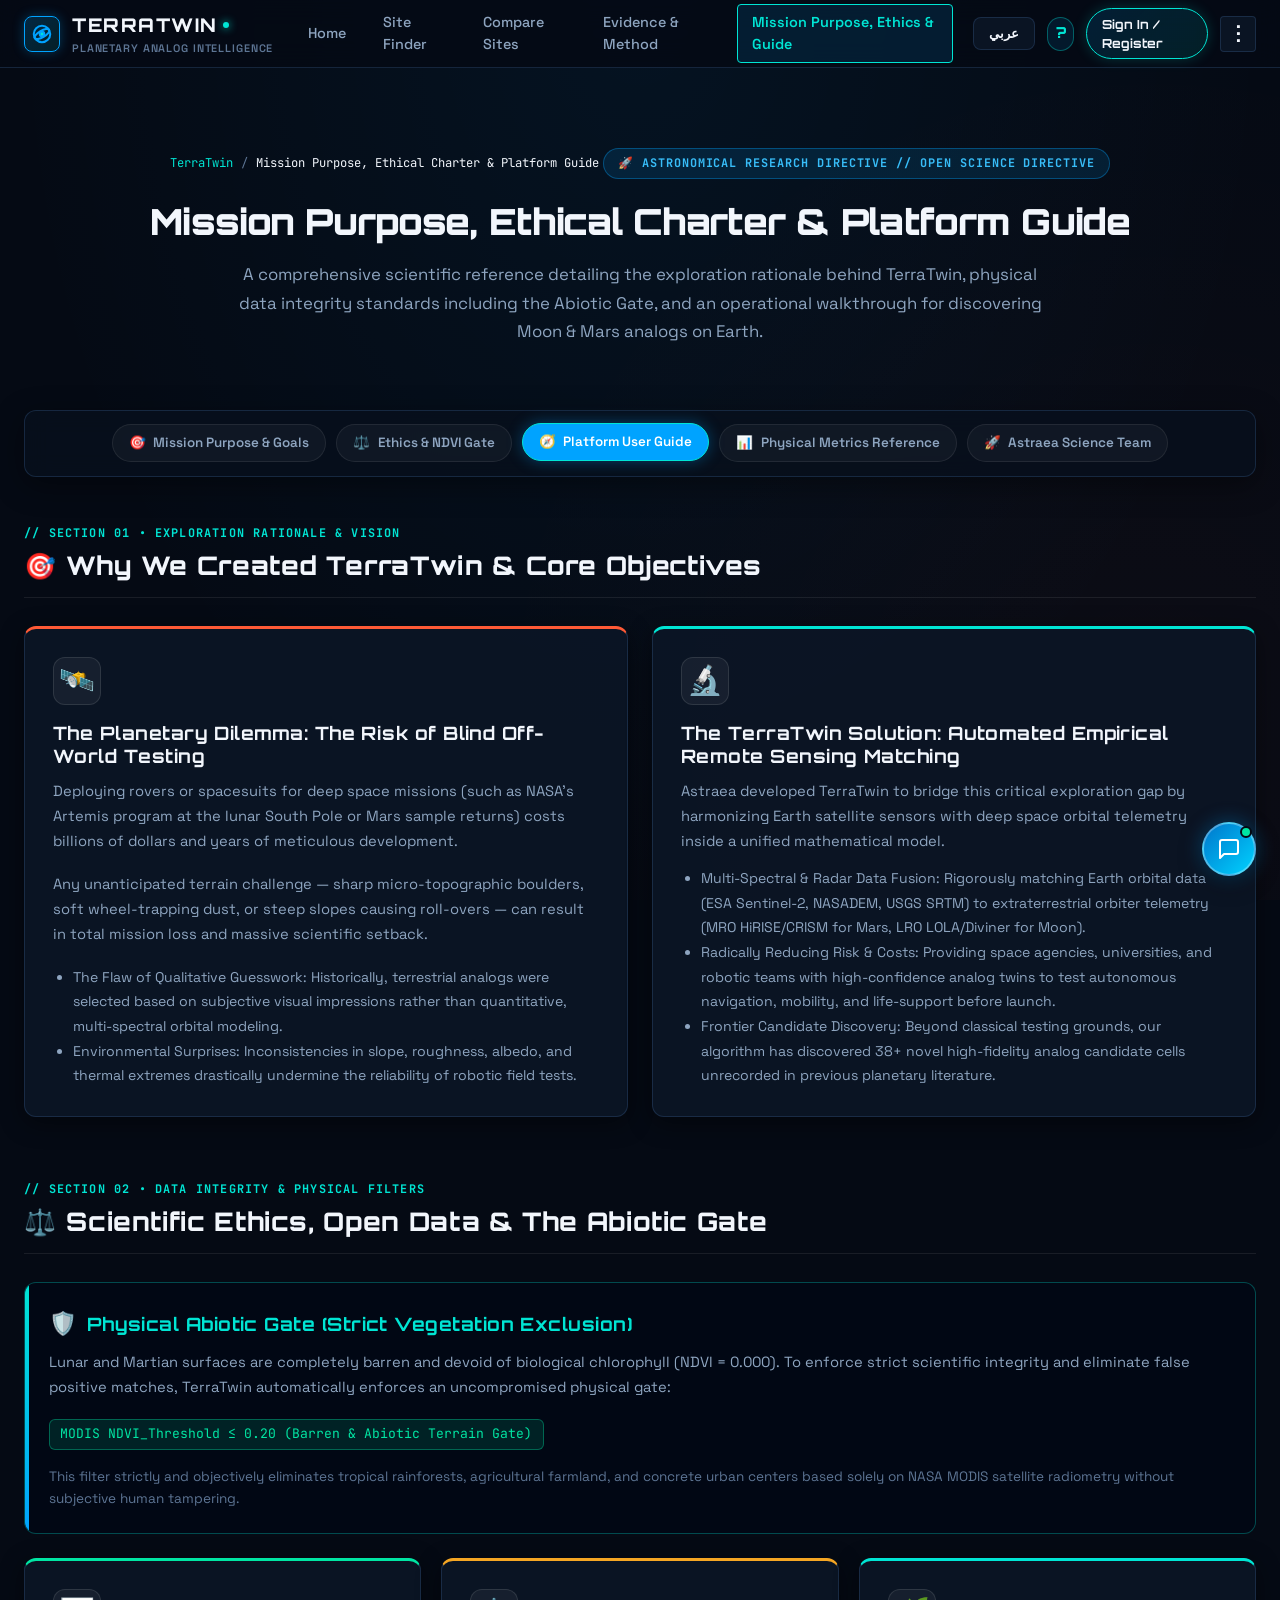
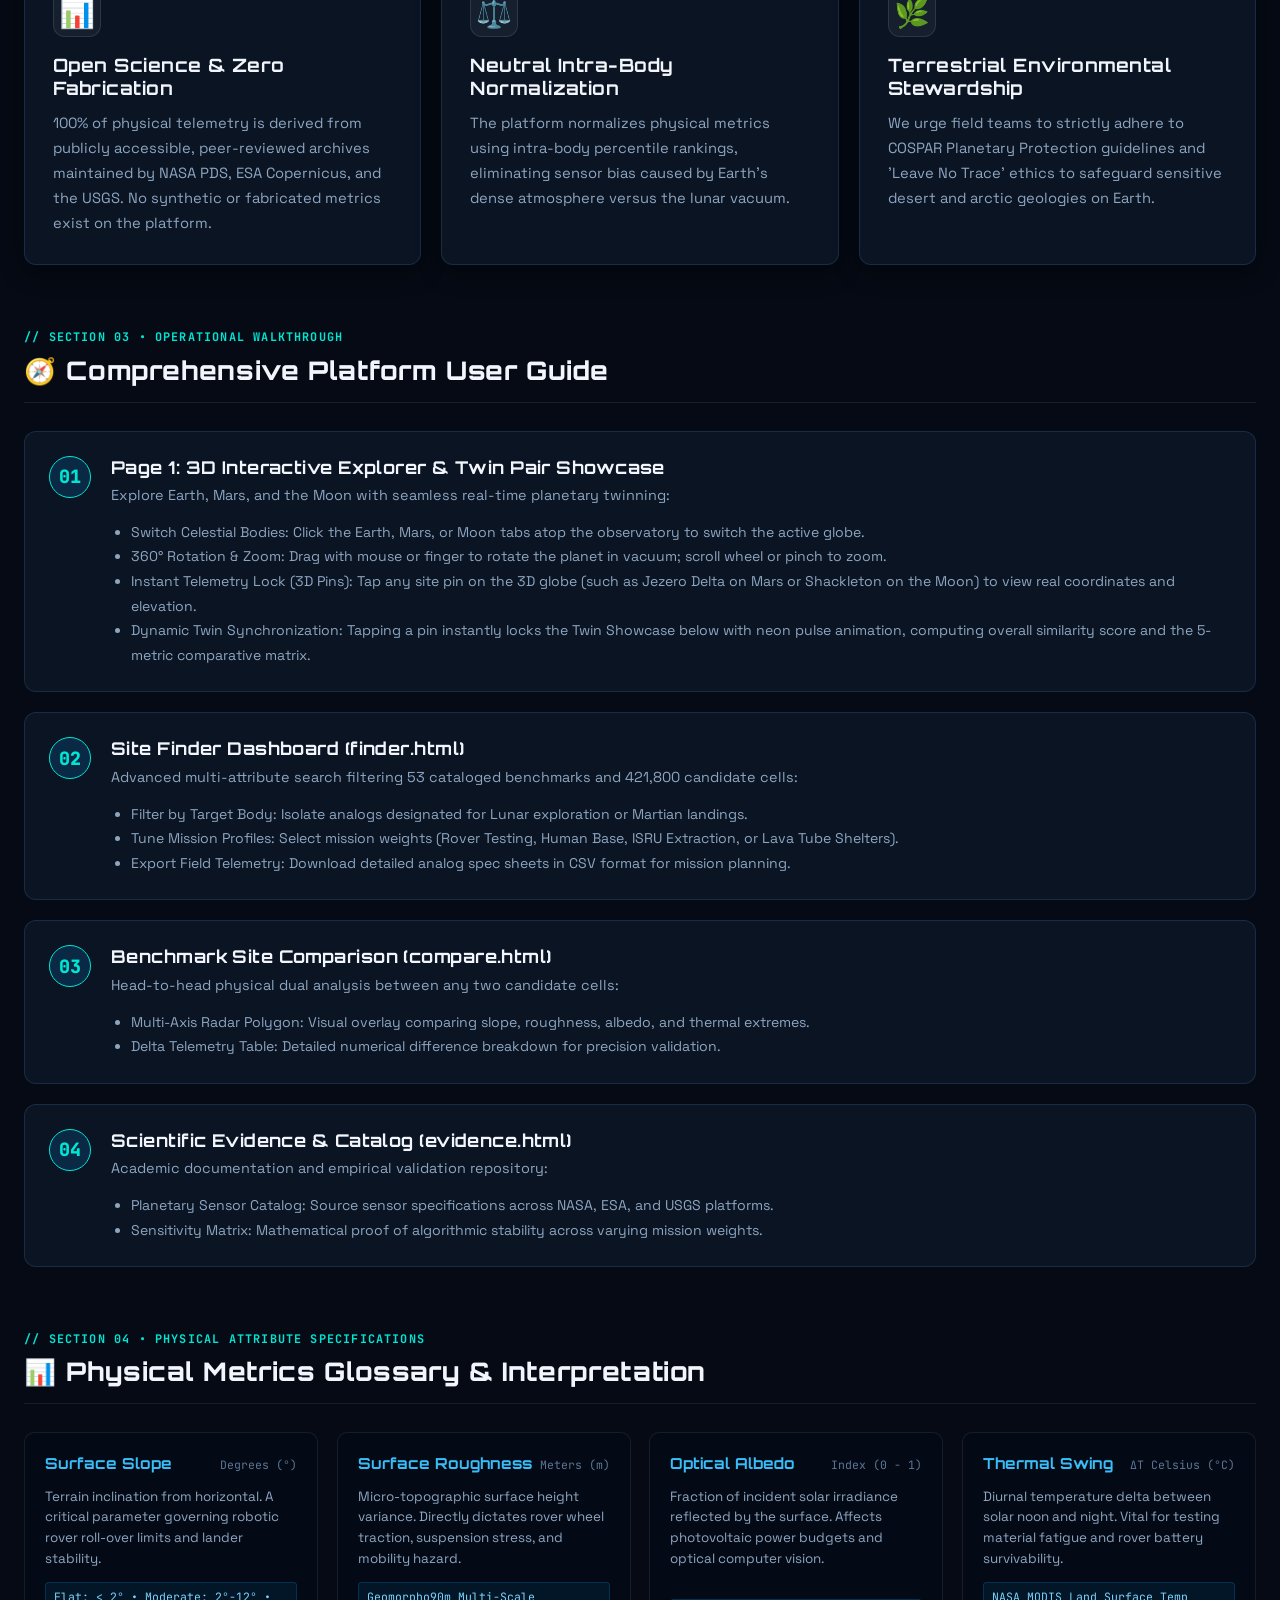
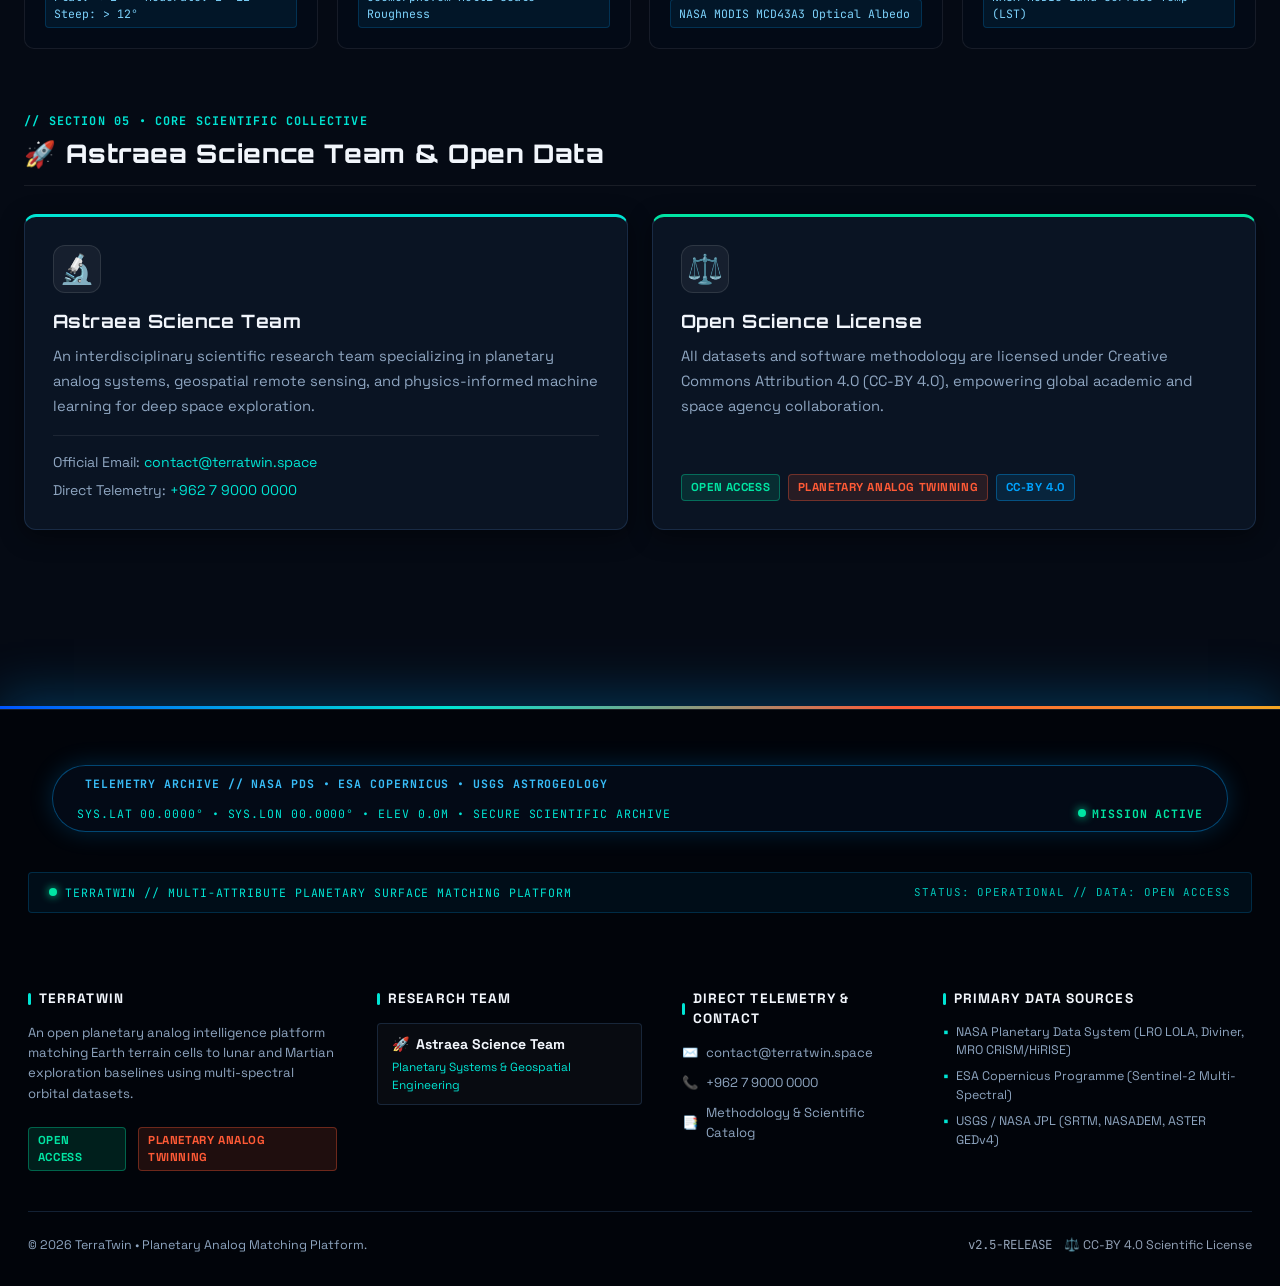
<file: guide.html>
<!DOCTYPE html>
<html lang="en" dir="ltr">
<head>
  <meta charset="UTF-8">
  <meta name="viewport" content="width=device-width, initial-scale=1.0">
  <title>TerraTwin — Mission Purpose, Ethics & Platform Guide</title>
  <meta name="description" content="Mission purpose, scientific ethics charter, abiotic gate framework, and comprehensive user guide for TerraTwin.">
  
  <!-- Space Agency & High-Tech Typography (Orbitron, Space Grotesk, Alexandria, Cairo, Inter) -->
  <link rel="preconnect" href="https://fonts.googleapis.com">
  <link rel="preconnect" href="https://fonts.gstatic.com" crossorigin>
  <link href="https://fonts.googleapis.com/css2?family=Alexandria:wght@400;500;600;700;800;900&family=Cairo:wght@400;600;700;800;900&family=Inter:wght@400;500;600;700&family=JetBrains+Mono:wght@400;500;600;700&family=Orbitron:wght@500;600;700;800;900&family=Space+Grotesk:wght@400;500;600;700&display=swap" rel="stylesheet">
  
  <!-- Stylesheets -->
  <link rel="stylesheet" href="css/main.css">
  <link rel="stylesheet" href="css/guide.css">
</head>
<body>

  <!-- ==========================================================================
       PERSISTENT NAVIGATION HEADER
       ========================================================================== -->
  <header class="site-header">
    <div class="header-container">
      
      <!-- Brand Logo -->
      <a href="index.html" class="brand-link" title="TerraTwin Home">
        <div class="brand-logo-mark">
          <svg width="22" height="22" viewBox="0 0 24 24" fill="none" stroke="#00a3ff" stroke-width="2.2" stroke-linecap="round" stroke-linejoin="round">
            <circle cx="12" cy="12" r="9"></circle>
            <ellipse cx="12" cy="12" rx="9" ry="3.5" transform="rotate(-30 12 12)"></ellipse>
            <circle cx="12" cy="12" r="2.5" fill="#00e5d4"></circle>
          </svg>
        </div>
        <div class="brand-text-group">
          <span class="brand-title">TerraTwin<span class="brand-dot"></span></span>
          <span class="brand-subtitle" data-i18n="nav.brand_subtitle">Planetary Analog Intelligence</span>
        </div>
      </a>

      <!-- Page Links -->
      <nav class="main-nav" aria-label="Main Navigation">
        <a href="index.html" class="nav-link" data-page="home" data-i18n="nav.home">Home</a>
        <a href="finder.html" class="nav-link" data-page="finder" data-i18n="nav.finder">Site Finder</a>
        <a href="compare.html" class="nav-link" data-page="compare" data-i18n="nav.compare">Compare Sites</a>
        <a href="evidence.html" class="nav-link" data-page="evidence" data-i18n="nav.evidence">Evidence & Method</a>
        <a href="guide.html" class="nav-link active" data-page="guide" style="color:var(--accent-cyan); border-color:var(--accent-cyan);" data-i18n="nav.kebab_ethics">📜 Guide & Ethics</a>
      </nav>

      <!-- Header Controls: Lang, Profile, 3-Dots Menu -->
      <div class="header-actions" id="headerControlsSpotlight">
        
        <!-- Language Switcher [ EN | AR ] -->
        <button class="btn-control lang-toggle-btn" id="langToggleBtn" title="Switch Language">
          عربي
        </button>

        <!-- Mission Guide Quick Button ("?") -->
        <a href="guide.html" class="btn-control tour-help-btn active" id="navGuideBtn" title="Platform Guide & Ethics / دليل وميثاق المنصة" aria-label="Platform Guide">?</a>

        <!-- User Profile Badge & Dropdown -->
        <div class="user-profile-container">
          <!-- Guest Sign In / Register Button (Visible when not logged in) -->
          <a href="login.html" class="nav-auth-login-btn" id="navAuthLoginBtn">
            <span class="auth-btn-text auth-btn-text-full" data-i18n="auth.nav_login_btn">تسجيل الدخول / إنشاء حساب</span>
            <span class="auth-btn-text auth-btn-text-short" data-i18n="auth.nav_login_btn_short">دخول</span>
          </a>

          <!-- User Profile Badge & Dropdown (Visible only when logged in) -->
          <button class="user-profile-btn" id="userProfileBtn" aria-haspopup="true" aria-expanded="false" title="Researcher Profile" style="display: none;">
            <div class="user-avatar-badge">
              <span>👨‍🚀</span>
              <span class="user-status-dot" title="Status: Online"></span>
            </div>
            <div class="user-meta-text">
              <span class="user-display-name" data-i18n="nav.user_name">Dr. Researcher</span>
            </div>
            <span class="profile-chevron">▼</span>
          </button>
          
          <div class="user-profile-dropdown" id="userProfileDropdown">
            <div class="user-dropdown-header">
              <div class="user-dropdown-avatar">👨‍🚀</div>
              <div class="user-dropdown-info">
                <div class="user-dropdown-name" data-i18n="nav.user_name">Dr. Researcher</div>
                <div class="user-dropdown-role">Planetary Analog Specialist</div>
                <div class="user-dropdown-email">researcher@terratwin.space</div>
              </div>
            </div>
            <div class="user-dropdown-badge-strip">
              <span class="sci-badge validated">LEVEL-4 ACCESS</span>
              <span class="sci-badge mars">ORBITAL DATA</span>
            </div>
            <div class="user-dropdown-divider"></div>
            <div class="user-dropdown-row">
              <span class="dropdown-row-label">Assigned Mission:</span>
              <span class="dropdown-row-val" id="userProfileActiveMission">Analog Field Recon</span>
            </div>
            <div class="user-dropdown-row">
              <span class="dropdown-row-label">Data Clearance:</span>
              <span class="dropdown-row-val" style="color:var(--accent-green);">NASA PDS / ESA Sentinel</span>
            </div>
            <div class="user-dropdown-divider"></div>
            <div class="user-dropdown-links">
              <a href="finder.html" class="user-dropdown-link">🗺️ Site Finder Dashboard</a>
              <a href="compare.html" class="user-dropdown-link">⚖️ Benchmark Comparison</a>
              <a href="evidence.html#dataCatalogSection" class="user-dropdown-link">📑 Catalog & Datasets</a>
            </div>
          </div>
        </div>

        <!-- 3-Dots Quick Settings Menu [ ⋮ ] -->
        <div class="kebab-menu-container">
          <button class="btn-control btn-kebab" id="kebabMenuBtn" aria-haspopup="true" aria-expanded="false" title="More Quick Controls">
            <span class="kebab-icon-dots">⋮</span>
          </button>
          
          <div class="kebab-dropdown-panel" id="kebabDropdownPanel">
            <div class="kebab-panel-header" data-i18n="nav.kebab_header">Quick Controls</div>
            <a href="guide.html" class="kebab-item-btn active" id="kebabEthicsGuideBtn">
              <span class="kebab-item-icon">📜</span>
              <span class="kebab-item-text" data-i18n="nav.kebab_ethics">Mission Purpose, Ethics & Guide</span>
            </a>
            <button class="kebab-item-btn" id="kebabProfileBtn">
              <span class="kebab-item-icon">👤</span>
              <span class="kebab-item-text" data-i18n="nav.kebab_profile">Researcher Profile & Level</span>
            </button>
            <button class="kebab-item-btn" id="kebabTourBtn">
              <span class="kebab-item-icon">🧭</span>
              <span class="kebab-item-text" data-i18n="nav.tour_btn">? Page Guided Tour</span>
            </button>
            <button class="kebab-item-btn" id="kebabContactBtn">
              <span class="kebab-item-icon">📬</span>
              <span class="kebab-item-text" data-i18n="nav.kebab_contact">Contact Science Team</span>
            </button>
            <div class="kebab-divider"></div>
            <button class="kebab-item-btn" id="kebabChatbotBtn">
              <span class="kebab-item-icon">🤖</span>
              <span class="kebab-item-text" data-i18n="nav.kebab_ai">AI Science Assistant</span>
            </button>
            <button class="kebab-item-btn" id="kebabThemeBtn">
              <span class="kebab-item-icon" id="kebabThemeIcon">☀️</span>
              <span class="kebab-item-text" id="kebabThemeText" data-i18n="nav.theme_toggle">Toggle Dark/Light Theme</span>
            </button>
            <a href="login.html" class="kebab-item-btn" id="kebabAuthBtn">
              <span class="kebab-item-text" data-i18n="nav.kebab_auth">Account & Sign In</span>
            </a>
          </div>
        </div>

        <button class="btn-control" id="themeToggleBtn" style="display:none;" aria-hidden="true"></button>
        <button class="btn-control" id="tourGuideBtn" style="display:none;" aria-hidden="true"></button>

      </div>
    </div>
  </header>

  <!-- ==========================================================================
       MAIN CONTENT: GUIDE & ETHICS
       ========================================================================== -->
  <main class="page-container">
    
    <!-- Hero Header -->
    <section class="guide-hero">
      <div class="guide-breadcrumb">
        <a href="index.html">TerraTwin</a>
        <span>/</span>
        <span style="color:var(--text-primary);" data-i18n="guide.hero_title">Mission Purpose, Ethics & Platform Guide</span>
      </div>

      <div class="guide-hero-badge">
        <span>🚀</span>
        <span data-i18n="guide.hero_badge">ASTRONOMICAL RESEARCH DIRECTIVE // OPEN SCIENCE DIRECTIVE</span>
      </div>

      <h1 class="guide-hero-title" data-i18n="guide.hero_title">
        أهداف المشروع، الميثاق الأخلاقي، ودليل الاستخدام
      </h1>

      <p class="guide-hero-desc" data-i18n="guide.hero_desc">
        دليل علمي مرجعي شامل يوضح الرؤية الاستكشافية التي بُنيت عليها منصة TerraTwin، معايير النزاهة وحاجز العزل غير الحيوي (Abiotic Gate)، وخطوات استخدام المنصة لاستكشاف نظائر القمر والمريخ على كوكب الأرض.
      </p>
    </section>

    <!-- Quick Navigation Anchor Bar -->
    <nav class="guide-nav-bar" aria-label="Quick Guide Sections">
      <a href="#secPurpose" class="guide-nav-btn active">
        <span>🎯</span>
        <span data-i18n="guide.nav_purpose">لماذا أنشأنا المشروع وهدفه</span>
      </a>
      <a href="#secEthics" class="guide-nav-btn">
        <span>⚖️</span>
        <span data-i18n="guide.nav_ethics">الأخلاقيات وحاجز الـ NDVI</span>
      </a>
      <a href="#secPlatformGuide" class="guide-nav-btn">
        <span>🧭</span>
        <span data-i18n="guide.nav_guide">دليل الاستخدام الشامل</span>
      </a>
      <a href="#secMetrics" class="guide-nav-btn">
        <span>📊</span>
        <span data-i18n="guide.nav_metrics">المعايير الفيزيائية وكيف تُقرأ</span>
      </a>
      <a href="#secTeam" class="guide-nav-btn">
        <span>🚀</span>
        <span data-i18n="guide.nav_team">فريق Astraea العلمي</span>
      </a>
    </nav>

    <!-- ==========================================================================
         SECTION 1: MISSION PURPOSE & VISION
         ========================================================================== -->
    <section class="guide-content-section" id="secPurpose">
      <div class="guide-section-header">
        <div class="guide-section-kicker">
          <span data-i18n="guide.sec1_kicker">// SECTION 01 • EXPLORATION RATIONALE</span>
        </div>
        <h2 class="guide-section-title">
          <span>🎯</span> <span data-i18n="guide.sec1_title">لماذا أنشأنا مشروع TerraTwin؟ وما هو هدفه؟</span>
        </h2>
      </div>

      <div class="guide-grid-2">
        
        <!-- Card 1: The Challenge -->
        <div class="guide-card accent-mars">
          <div class="guide-card-icon" style="color:var(--accent-mars);">🛰️</div>
          <h3 class="guide-card-title" data-i18n="guide.sec1_challenge_title">التحدي الكوكبي: خطورة الإرسال دون محاكاة أرضية</h3>
          <p class="guide-card-text" data-i18n="guide.sec1_challenge_p1">
            إن إرسال مركبة روبوتية متجولة (Rover) أو تجهيز بدلات رواد فضاء لمهمات القمر الكبرى (مثل برنامج NASA Artemis عند القطب الجنوبي للقمر) أو مهمات استكشاف المريخ يكلف مليارات الدولارات وسنوات من البحث الدقيق.
          </p>
          <p class="guide-card-text" style="margin-top:0.75rem;" data-i18n="guide.sec1_challenge_p2">
            أي مفاجأة تضاريسية غير محسوبة — مثل صخور حادة غير متوقعة، أو رمال ناعمة تُعطل عجلات الروفر، أو انحدارات حادة تسبب انقلابه — قد تؤدي إلى فشل المهمة كلياً وفقدان استثمارات علمية وهندسية هائلة.
          </p>
          <ul class="guide-card-list">
            <li data-i18n="guide.sec1_challenge_li1"><strong>مشكلة الاختيار الوصفي القديم:</strong> تاريخياً، كان اختيار "النظائر الأرضية" (Earth Analogs) يتم بالعين المجردة وبشكل وصفي تقريبي يفتقر للدقة الرقمية متعددة الأطياف.</li>
            <li data-i18n="guide.sec1_challenge_li2"><strong>المفاجآت البيئية:</strong> عدم تطابق الخصائص الفيزيائية (الخشونة، البياض، والتباين الحراري) يقلل من موثوقية نتائج التجارب الميدانية.</li>
          </ul>
        </div>

        <!-- Card 2: The Solution -->
        <div class="guide-card accent-cyan">
          <div class="guide-card-icon" style="color:var(--accent-cyan);">🔬</div>
          <h3 class="guide-card-title" data-i18n="guide.sec1_solution_title">حل TerraTwin: المطابقة الفيزيائية الرقمية المؤتمتة</h3>
          <p class="guide-card-text" data-i18n="guide.sec1_solution_p1">
            أنشأ فريق Astraea منصة TerraTwin لسد هذه الفجوة الاستكشافية الحرجة عبر دمج بيانات أقمار رصد الأرض مع مجسات المسبارات الكوكبية في نموذج حسابي وفيزيائي موحد.
          </p>
          <ul class="guide-card-list">
            <li data-i18n="guide.sec1_solution_li1"><strong>دمج متعدد الأطياف والرادار:</strong> مطابقة بيانات الأقمار الصناعية الأرضية (ESA Sentinel-2, NASADEM, USGS SRTM) مع المسبارات الكوكبية المدارية (MRO HiRISE/CRISM للمريخ، و LRO LOLA/Diviner للقمر).</li>
            <li data-i18n="guide.sec1_solution_li2"><strong>تخفيض التكاليف بنسب قياسية:</strong> إتاحة منصة ذكية مفتوحة تمكّن وكالات الفضاء والجامعات والباحثين من تحديد المواقع الأرضية الشبيهة بنسب تطابق رقمية دقيقة لاختبار الملاحة الذاتية، أنظمة الدفع، والبدلات الفضائية قبل الإطلاق.</li>
            <li data-i18n="guide.sec1_solution_li3"><strong>اكتشاف مواقع جديدة:</strong> لم نكتفِ بالمواقع المعروفة تقليدياً، بل تمكنت الخوارزمية من تحديد أكثر من 38 موقعاً أرضياً فائق الشبه لم يُسجل مسبقاً في الأدبيات الفلكية.</li>
          </ul>
        </div>

      </div>
    </section>

    <!-- ==========================================================================
         SECTION 2: ETHICAL FRAMEWORK & ABIOTIC GATE
         ========================================================================== -->
    <section class="guide-content-section" id="secEthics">
      <div class="guide-section-header">
        <div class="guide-section-kicker">
          <span data-i18n="guide.sec2_kicker">// SECTION 02 • DATA INTEGRITY & PHYSICAL FILTERS</span>
        </div>
        <h2 class="guide-section-title">
          <span>⚖️</span> <span data-i18n="guide.sec2_title">الأخلاقيات العلمية ومعايير النزاهة وحاجز الـ NDVI</span>
        </h2>
      </div>

      <!-- Callout: Abiotic Gate Highlight -->
      <div class="guide-callout-box">
        <div style="display:flex; align-items:center; gap:0.6rem; margin-bottom:0.6rem;">
          <span style="font-size:1.4rem;">🛡️</span>
          <h3 style="font-size:1.15rem; color:#00e5d4; margin:0;" data-i18n="guide.sec2_gate_title">حاجز العزل غير الحيوي الصارم (Physical Abiotic Gate)</h3>
        </div>
        <p style="font-size:0.92rem; color:var(--text-secondary); line-height:1.7; margin-bottom:0.75rem;" data-i18n="guide.sec2_gate_desc">
          أسطح القمر والمريخ خاملة تماماً وتخلو من أي غطاء نباتي أو كتلة حيوية (NDVI = 0.000). لضمان النزاهة العلمية المطلقة ومنع أي مقارنات زائفة، تُطبّق TerraTwin حاجزاً فيزيائياً حتمياً يستبعد تلقائياً أي خلية جغرافية تتجاوز عتبة الغطاء الحيوي:
        </p>
        <div class="guide-code-badge" data-i18n="guide.sec2_gate_badge">
          MODIS NDVI_Threshold &le; 0.20 (Barren & Abiotic Terrain Gate)
        </div>
        <p style="font-size:0.85rem; color:var(--text-muted); margin-top:0.6rem; line-height:1.6; margin-bottom:0;" data-i18n="guide.sec2_gate_note">
          هذا الحاجز يضمن استبعاد الغابات الاستوائية والمناطق الزراعية والتجمعات العمرانية كلياً استناداً إلى القياسات الفيزيائية للقمر الصناعي NASA MODIS، دون أي تدخل يدوي أو تحيز شخصي.
        </p>
      </div>

      <div class="guide-grid-3">
        
        <div class="guide-card accent-green">
          <div class="guide-card-icon" style="color:var(--accent-green);">📊</div>
          <h3 class="guide-card-title" data-i18n="guide.sec2_card1_title">البيانات المفتوحة وعدم الفبركة</h3>
          <p class="guide-card-text" data-i18n="guide.sec2_card1_desc">
            100% من بيانات المنصة مستخرجة من مستودعات مفتوحة وموثقة عالمياً تابعة لوكالة ناسا (NASA PDS)، وكالة الفضاء الأوروبية (ESA Copernicus)، وهيئة المساحة الجيولوجية الأمريكية (USGS). لا يوجد أي رقم عشوائي أو اختلاقي.
          </p>
        </div>

        <div class="guide-card accent-gold">
          <div class="guide-card-icon" style="color:var(--accent-gold);">⚖️</div>
          <h3 class="guide-card-title" data-i18n="guide.sec2_card2_title">المقارنة المعيارية الحيادية</h3>
          <p class="guide-card-text" data-i18n="guide.sec2_card2_desc">
            تعتمد المنصة على الرتب المئوية الموحدة (Percentile Ranking) ضمن نطاق كل كوكب، مما يلغي أي انحياز ناتج عن اختلاف المقاييس بين الغلاف الجوي الكثيف للأرض وفراغ القمر.
          </p>
        </div>

        <div class="guide-card accent-cyan">
          <div class="guide-card-icon" style="color:var(--accent-cyan);">🌿</div>
          <h3 class="guide-card-title" data-i18n="guide.sec2_card3_title">المسؤولية البيئية للأرض</h3>
          <p class="guide-card-text" data-i18n="guide.sec2_card3_desc">
            ندعو كافة الباحثين الميدانيين إلى الالتزام بأخلاقيات حماية الكواكب (COSPAR Planetary Protection) والحفاظ على المواقع الجيولوجية الصحراوية الحساسة على كوكب الأرض تحت شعار (Leave No Trace).
          </p>
        </div>

      </div>
    </section>

    <!-- ==========================================================================
         SECTION 3: PLATFORM USER GUIDE
         ========================================================================== -->
    <section class="guide-content-section" id="secPlatformGuide">
      <div class="guide-section-header">
        <div class="guide-section-kicker">
          <span data-i18n="guide.sec3_kicker">// SECTION 03 • OPERATIONAL WALKTHROUGH</span>
        </div>
        <h2 class="guide-section-title">
          <span>🧭</span> <span data-i18n="guide.sec3_title">دليل الاستخدام الشامل لكافة صفحات المنصة</span>
        </h2>
      </div>

      <!-- Step 1: Page 1 -->
      <div class="guide-step-card">
        <div class="guide-step-num">01</div>
        <div class="guide-step-body">
          <h3 class="guide-step-title" data-i18n="guide.sec3_step1_title">الصفحة الأولى: المستكشف ثلاثي الأبعاد والتوأم الكوكبي</h3>
          <p class="guide-step-desc" data-i18n="guide.sec3_step1_desc">
            تتيح لك الصفحة الأولى تجربة تفاعلية مذهلة لاستكشاف الكواكب الثلاثة ومطابقتها فورياً:
          </p>
          <ul class="guide-card-list">
            <li data-i18n="guide.sec3_step1_li1"><strong>التبديل بين الكواكب:</strong> استخدم أزرار (الأرض • المريخ • القمر) في أعلى المجسم للتحكم في الجرم السماوي النشط.</li>
            <li data-i18n="guide.sec3_step1_li2"><strong>التدوير والتكبير 360°:</strong> اسحب الفأرة أو إصبعك لتدوير الكوكب بحرية في الفضاء، واستخدم عجلة التمرير أو القرص للتكبير.</li>
            <li data-i18n="guide.sec3_step1_li3"><strong>قفل التليميتري الفوري (3D Pin Lock):</strong> انقر على أي دبوس لموقع معين (سواء على المريخ كدلتا فوهة جيزيرو، أو القمر كفوهة شاكلتون، أو الأرض كسهل المفرق بالأردن) لترى إحداثياته الحقيقية (Lat/Lon) وارتفاعه فورياً.</li>
            <li data-i18n="guide.sec3_step1_li4"><strong>عرض التوأم المناظر:</strong> بمجرد نقر الدبوس، تقفل لوحة التوأم في الأسفل بنبض نيون متوهج، وتظهر نسبة التطابق الفيزيائية المحسوبة ومصفوفة الأعمدة الخماسية المقارنة.</li>
          </ul>
        </div>
      </div>

      <!-- Step 2: Site Finder -->
      <div class="guide-step-card">
        <div class="guide-step-num">02</div>
        <div class="guide-step-body">
          <h3 class="guide-step-title" data-i18n="guide.sec3_step2_title">مستكشف المواقع (Site Finder)</h3>
          <p class="guide-step-desc" data-i18n="guide.sec3_step2_desc">
            قاعدة بيانات بحث وفلترة متقدمة تضم أكثر من 53 موقعاً معيارياً عالمياً وأكثر من 421,800 خلية أرضية ممسوحة:
          </p>
          <ul class="guide-card-list">
            <li data-i18n="guide.sec3_step2_li1"><strong>الفلترة حسب الهدف الكوكبي:</strong> اختر البحث عن نظائر القمر (Lunar) أو نظائر المريخ (Martian).</li>
            <li data-i18n="guide.sec3_step2_li2">تخصيص أوزان التحليل وفق متطلبات مهمتك (اختبار روفر، إنشاء قاعدة بشرية، استخراج موارد ISRU، أو ملاجئ كهوف بركانية).</li>
            <li data-i18n="guide.sec3_step2_li3">تصدير البيانات الميدانية: يمكنك تحميل تقارير مفصلة للمواقع ومشاركتها مع فريقك البحثي بصيغة CSV.</li>
          </ul>
        </div>
      </div>

      <!-- Step 3: Compare Sites -->
      <div class="guide-step-card">
        <div class="guide-step-num">03</div>
        <div class="guide-step-body">
          <h3 class="guide-step-title" data-i18n="guide.sec3_step3_title">أداة المقارنة المعيارية المزدوجة (Compare Sites)</h3>
          <p class="guide-step-desc" data-i18n="guide.sec3_step3_desc">
            مقارنة وجهاً لوجه بين موقعين محددين لتقييم مدى التطابق قبل تنظيم أي رحلة ميدانية:
          </p>
          <ul class="guide-card-list">
            <li data-i18n="guide.sec3_step3_li1">رادار الأضلاع المتعدد: تمثيل بصري بياني يقارن معايير الموقعين على مضلع شعاعي واحد.</li>
            <li data-i18n="guide.sec3_step3_li2">جدول الفروقات الفيزيائية: حساب الفروقات بدقة متناهية لكل من درجة الانحدار، المتر الخشن، انعكاس الألبيدو، والفارق الحراري.</li>
          </ul>
        </div>
      </div>

      <!-- Step 4: Evidence & Method -->
      <div class="guide-step-card">
        <div class="guide-step-num">04</div>
        <div class="guide-step-body">
          <h3 class="guide-step-title" data-i18n="guide.sec3_step4_title">صفحة الأدلة والكتالوج المفتوح (Evidence & Method)</h3>
          <p class="guide-step-desc" data-i18n="guide.sec3_step4_desc">
            المرجع الأكاديمي والتوثيقي لمنهجية الحساب ومعادلات المطابقة:
          </p>
          <ul class="guide-card-list">
            <li data-i18n="guide.sec3_step4_li1">كتالوج البيانات الكوكبي: جداول مفصلة لبيانات المسبارات والأقمار الصناعية المستخدمة.</li>
            <li data-i18n="guide.sec3_step4_li2">مصفوفة الحساسية (Sensitivity Analysis): توضيح استجابة الخوارزمية لتغيير الأوزان الهندسية.</li>
          </ul>
        </div>
      </div>

    </section>

    <!-- ==========================================================================
         SECTION 4: PHYSICAL METRICS GLOSSARY
         ========================================================================== -->
    <section class="guide-content-section" id="secMetrics">
      <div class="guide-section-header">
        <div class="guide-section-kicker">
          <span data-i18n="guide.sec4_kicker">// SECTION 04 • PHYSICAL ATTRIBUTE SPECIFICATIONS</span>
        </div>
        <h2 class="guide-section-title">
          <span>📊</span> <span data-i18n="guide.sec4_title">دليل المعايير الفيزيائية وكيف تُقرأ</span>
        </h2>
      </div>

      <div class="guide-grid-4">
        
        <!-- Metric 1: Slope -->
        <div class="metric-glossary-card">
          <div>
            <div class="metric-header">
              <span class="metric-name" data-i18n="guide.sec4_slope_name">الانحدار السطحي (Slope)</span>
              <span class="metric-unit" data-i18n="guide.sec4_slope_unit">بالدرجات (°)</span>
            </div>
            <p class="metric-def" data-i18n="guide.sec4_slope_def">
              زاوية ميلان التضاريس عن المستوى الأفقي. مؤشر حاسم لسلامة هبوط المركبات وحمايتها من الانقلاب أثناء الملاحة الذاتية.
            </p>
          </div>
          <div class="metric-threshold" data-i18n="guide.sec4_slope_thresh">
            مستوٍ: &lt; 2° • معتدل: 2°-12° • وعر: &gt; 12°
          </div>
        </div>

        <!-- Metric 2: Roughness -->
        <div class="metric-glossary-card">
          <div>
            <div class="metric-header">
              <span class="metric-name" data-i18n="guide.sec4_rough_name">الخشونة السطحية (Roughness)</span>
              <span class="metric-unit" data-i18n="guide.sec4_rough_unit">بالمتر (m)</span>
            </div>
            <p class="metric-def" data-i18n="guide.sec4_rough_def">
              مقدار التباين الدقيق في ارتفاعات الصخور والعقبات السطحية. يحدد مقاومة عجلات الروفر للتآكل والتمزق.
            </p>
          </div>
          <div class="metric-threshold" data-i18n="guide.sec4_rough_thresh">
            مقياس Geomorpho90m Multi-Scale
          </div>
        </div>

        <!-- Metric 3: Albedo -->
        <div class="metric-glossary-card">
          <div>
            <div class="metric-header">
              <span class="metric-name" data-i18n="guide.sec4_albedo_name">البياض الضوئي (Albedo)</span>
              <span class="metric-unit" data-i18n="guide.sec4_albedo_unit">مؤشر (0 - 1)</span>
            </div>
            <p class="metric-def" data-i18n="guide.sec4_albedo_def">
              نسبة الطاقة الشمسية المنعكسة عن السطح. يؤثر بشكل مباشر على كفاءة الألواح الشمسية ومستشعرات الرؤية الحاسوبية.
            </p>
          </div>
          <div class="metric-threshold" data-i18n="guide.sec4_albedo_thresh">
            NASA MODIS MCD43A3 Optical Albedo
          </div>
        </div>

        <!-- Metric 4: Thermal Swing -->
        <div class="metric-glossary-card">
          <div>
            <div class="metric-header">
              <span class="metric-name" data-i18n="guide.sec4_temp_name">التباين الحراري (Thermal Swing)</span>
              <span class="metric-unit" data-i18n="guide.sec4_temp_unit">ΔT مئوية (°C)</span>
            </div>
            <p class="metric-def" data-i18n="guide.sec4_temp_def">
              الفارق الحراري بين ذروة النهار وبرودة الليل. معيار جوهري لاختبار الإجهاد الحراري للمواد وعمر بطاريات المركبات.
            </p>
          </div>
          <div class="metric-threshold" data-i18n="guide.sec4_temp_thresh">
            NASA MODIS Land Surface Temp (LST)
          </div>
        </div>

      </div>
    </section>

    <!-- ==========================================================================
         SECTION 5: RESEARCH TEAM & CONTACT
         ========================================================================== -->
    <section class="guide-content-section" id="secTeam">
      <div class="guide-section-header">
        <div class="guide-section-kicker">
          <span data-i18n="guide.sec5_kicker">// SECTION 05 • CORE SCIENTIFIC COLLECTIVE</span>
        </div>
        <h2 class="guide-section-title">
          <span>🚀</span> <span data-i18n="guide.sec5_title">فريق Astraea العلمي ومصادر البيانات</span>
        </h2>
      </div>

      <div class="guide-grid-2">
        
        <div class="guide-card accent-cyan">
          <div class="guide-card-icon" style="color:var(--accent-cyan);">🔬</div>
          <h3 class="guide-card-title" data-i18n="guide.sec5_team_title">فريق Astraea العلمي (Astraea Science Team)</h3>
          <p class="guide-card-text" data-i18n="guide.sec5_team_desc">
            فريق علمي وهندسي متخصص في استكشاف النظم الكوكبية، معالجة البيانات الجيومكانية والاستشعار عن بعد، وتطوير نماذج الذكاء الاصطناعي الفيزيائية لدعم مهمات الفضاء المستقبلية.
          </p>
          <div style="margin-top:1rem; padding-top:1rem; border-top:1px solid rgba(255,255,255,0.08);">
            <div style="font-size:0.88rem; color:var(--text-secondary); margin-bottom:0.4rem;">
              <span data-i18n="guide.sec5_email_label">✉️ البريد الإلكتروني:</span> <a href="mailto:contact@terratwin.space" style="color:var(--accent-cyan); text-decoration:none;">contact@terratwin.space</a>
            </div>
            <div style="font-size:0.88rem; color:var(--text-secondary);">
              <span data-i18n="guide.sec5_phone_label">📞 الهاتف المباشر:</span> <a href="tel:+962790000000" dir="ltr" style="color:var(--accent-cyan); text-decoration:none;">+962 7 9000 0000</a>
            </div>
          </div>
        </div>

        <div class="guide-card accent-green">
          <div class="guide-card-icon" style="color:var(--accent-green);">⚖️</div>
          <h3 class="guide-card-title" data-i18n="guide.sec5_license_title">الترخيص العلمي المفتوح (Open Science License)</h3>
          <p class="guide-card-text" data-i18n="guide.sec5_license_desc">
            كافة البيانات والمنهجيات البرمجية في منصة TerraTwin متاحة ومحمية بموجب رخصة المشاع الإبداعي Creative Commons Attribution 4.0 (CC-BY 4.0) لتمكين المجتمع العلمي العالمي والجامعات والباحثين من الاستفادة منها وتطويرها بحرية تامة.
          </p>
          <div style="margin-top:1rem; display:flex; gap:0.5rem; flex-wrap:wrap;">
            <span class="sci-badge validated">OPEN ACCESS</span>
            <span class="sci-badge mars">PLANETARY ANALOG TWINNING</span>
            <span class="sci-badge">CC-BY 4.0</span>
          </div>
        </div>

      </div>
    </section>

  </main>

  <!-- ==========================================================================
       PERSISTENT SCIENTIFIC MISSION FOOTER
       ========================================================================== -->
  <footer class="site-footer" id="siteFooter">
    <div class="footer-mission-boundary">
      <div class="footer-boundary-bar">
        <div class="boundary-telemetry-tag">
          <span class="telemetry-live-dot"></span>
          <span>TELEMETRY ARCHIVE // NASA PDS • ESA COPERNICUS • USGS ASTROGEOLOGY</span>
        </div>
        <div class="boundary-coordinates">SYS.LAT 00.0000° • SYS.LON 00.0000° • ELEV 0.0M • SECURE SCIENTIFIC ARCHIVE</div>
        <div class="boundary-status">
          <span class="status-indicator"></span>
          <span>MISSION ACTIVE</span>
        </div>
      </div>
    </div>

    <div class="footer-container">
      <div class="footer-tech-banner">
        <div class="footer-tech-banner-left">
          <span class="footer-tech-dot"></span>
          <span>TERRATWIN // MULTI-ATTRIBUTE PLANETARY SURFACE MATCHING PLATFORM</span>
        </div>
        <div class="mono" style="font-size:0.68rem; opacity:0.85;">STATUS: OPERATIONAL // DATA: OPEN ACCESS</div>
      </div>
      
      <div class="footer-main-grid">
        <div class="footer-col">
          <div class="footer-col-title" data-i18n="footer.about_title">TerraTwin</div>
          <p class="footer-about-text" data-i18n="footer.about_desc">
            An open planetary analog intelligence platform matching Earth terrain cells to lunar and Martian exploration baselines using multi-spectral orbital datasets.
          </p>
          <div class="footer-badges-group" style="margin-top:0.6rem;">
            <span class="sci-badge validated">OPEN ACCESS</span>
            <span class="sci-badge mars" data-i18n="footer.badge_mission">PLANETARY ANALOG TWINNING</span>
          </div>
        </div>

        <div class="footer-col">
          <div class="footer-col-title" data-i18n="footer.creators_title">Research Team</div>
          <div class="footer-team-card">
            <div class="team-member-name">
              <span>🚀</span>
              <span data-i18n="footer.lead_name">Astraea Science Team</span>
            </div>
            <div class="team-member-role" data-i18n="footer.lead_role">Planetary Systems & Geospatial Engineering</div>
          </div>
        </div>

        <div class="footer-col">
          <div class="footer-col-title" data-i18n="footer.contact_title">Direct Telemetry & Contact</div>
          <ul class="footer-contact-list">
            <li class="footer-contact-item">
              <span>✉️</span>
              <a href="mailto:contact@terratwin.space" id="footerContactEmail" data-i18n="footer.contact_email">contact@terratwin.space</a>
            </li>
            <li class="footer-contact-item">
              <span>📞</span>
              <a href="tel:+962790000000" id="footerContactPhone" dir="ltr">+962 7 9000 0000</a>
            </li>
            <li class="footer-contact-item">
              <span>📑</span>
              <a href="evidence.html#dataCatalogSection" data-i18n="footer.docs_link">Methodology & Scientific Catalog</a>
            </li>
          </ul>
        </div>

        <div class="footer-col">
          <div class="footer-col-title" data-i18n="footer.sources_title">Primary Data Sources</div>
          <ul class="footer-sources-list">
            <li class="footer-source-item">
              <span class="bullet">▪</span>
              <span data-i18n="footer.source_nasa">NASA Planetary Data System (LRO LOLA, Diviner, MRO CRISM/HiRISE)</span>
            </li>
            <li class="footer-source-item">
              <span class="bullet">▪</span>
              <span data-i18n="footer.source_esa">ESA Copernicus Programme (Sentinel-2 Multi-Spectral)</span>
            </li>
            <li class="footer-source-item">
              <span class="bullet">▪</span>
              <span data-i18n="footer.source_usgs">USGS / NASA JPL (SRTM, NASADEM, ASTER GEDv4)</span>
            </li>
          </ul>
        </div>
      </div>

      <div class="footer-bottom-bar">
        <div class="footer-copyright" data-i18n="footer.copyright">
          © 2026 TerraTwin • Planetary Analog Matching Platform.
        </div>
        <div class="footer-badges-group">
          <span class="mono">v2.5-RELEASE</span>
          <span class="footer-citation-icon">⚖️ CC-BY 4.0 Scientific License</span>
        </div>
      </div>
    </div>
  </footer>

  <!-- Scripts -->
  <script src="data/data-store.js"></script>
  <script src="js/i18n.js"></script>
  <script src="js/profile.js"></script>
  <script src="js/user-system.js"></script>
  <script src="js/tour.js"></script>
  <script src="js/chatbot.js"></script>
  <script src="js/app.js"></script>
  <script src="js/guide.js"></script>
</body>
</html>
</file>
<file: css/main.css>
/* TerraTwin - Space Agency Standard Scientific CSS */
:root {
  --font-display: 'Orbitron', 'Space Grotesk', -apple-system, BlinkMacSystemFont, 'Segoe UI', sans-serif;
  --font-sans: 'Space Grotesk', 'Inter', -apple-system, BlinkMacSystemFont, 'Segoe UI', Roboto, sans-serif;
  --font-arabic: 'Alexandria', 'Cairo', 'IBM Plex Sans Arabic', 'Segoe UI', Tahoma, sans-serif;
  --font-mono: 'JetBrains Mono', 'Space Mono', 'SF Mono', Consolas, monospace;

  /* Deep Space Dark Theme (Default) */
  --bg-primary: #050a14;
  --bg-secondary: #0a1322;
  --bg-card: rgba(12, 22, 38, 0.88);
  --bg-card-hover: rgba(18, 33, 58, 0.92);
  --bg-input: #08101d;
  --border-color: rgba(64, 110, 160, 0.28);
  --border-focus: #00a3ff;
  --border-glow: rgba(0, 163, 255, 0.4);

  --text-primary: #f2f6fc;
  --text-secondary: #8ea5c0;
  --text-muted: #5d7594;

  --accent-blue: #00a3ff;
  --accent-cyan: #00e5d4;
  --accent-green: #00e5a3;
  --accent-gold: #f5a623;
  --accent-mars: #ff5a36;
  --accent-failure: #ff3366;

  --badge-bg: rgba(0, 163, 255, 0.12);
  --badge-border: rgba(0, 163, 255, 0.35);

  --shadow-sm: 0 2px 8px rgba(0, 0, 0, 0.35);
  --shadow-md: 0 6px 24px rgba(0, 0, 0, 0.45);
  --shadow-lg: 0 12px 48px rgba(0, 0, 0, 0.6);
  --shadow-glow: 0 0 20px rgba(0, 163, 255, 0.25);

  --radius-sm: 4px;
  --radius-md: 8px;
  --radius-lg: 12px;
  --radius-full: 9999px;

  --header-height: 68px;
  --footer-height: 52px;
  --transition-fast: 0.18s ease;
  --transition-normal: 0.28s cubic-bezier(0.16, 1, 0.3, 1);
}

[data-theme="light"] {
  --bg-primary: #f8fafc;
  --bg-secondary: #eef2f6;
  --bg-card: #ffffff;
  --bg-card-hover: #f1f5f9;
  --bg-input: #ffffff;
  --border-color: #cbd5e1;
  --border-focus: #0284c7;
  --border-glow: rgba(2, 132, 199, 0.25);

  /* Deep, high-contrast, razor-sharp readable text (Never faint!) */
  --text-primary: #091322;
  --text-secondary: #1e293b;
  --text-muted: #334155;

  --accent-blue: #0284c7;
  --accent-cyan: #0d9488;
  --accent-green: #15803d;
  --accent-gold: #b45309;
  --accent-mars: #c2410c;
  --accent-failure: #be123c;

  --badge-bg: rgba(2, 132, 199, 0.1);
  --badge-border: rgba(2, 132, 199, 0.35);

  --shadow-sm: 0 2px 6px rgba(15, 23, 42, 0.06);
  --shadow-md: 0 6px 18px rgba(15, 23, 42, 0.09);
  --shadow-lg: 0 12px 32px rgba(15, 23, 42, 0.12);
  --shadow-glow: 0 0 16px rgba(2, 132, 199, 0.2);
}

/* Reset & Box Sizing */
*, *::before, *::after {
  box-sizing: border-box;
  margin: 0;
  padding: 0;
}

html {
  font-size: 16px;
  scroll-behavior: smooth;
  height: 100%;
}

body {
  font-family: var(--font-sans);
  background-color: var(--bg-primary);
  color: var(--text-primary);
  min-height: 100vh;
  display: flex;
  flex-direction: column;
  line-height: 1.5;
  -webkit-font-smoothing: antialiased;
  -moz-osx-font-smoothing: grayscale;
  background-image: 
    radial-gradient(ellipse at 50% 0%, rgba(0, 163, 255, 0.06) 0%, transparent 70%),
    radial-gradient(circle at 90% 80%, rgba(255, 90, 54, 0.03) 0%, transparent 50%);
  background-attachment: fixed;
}

[dir="rtl"] body {
  font-family: var(--font-arabic);
}

/* Typography Helpers (NASA Space Agency Display Standard) */
h1, h2, h3, h4, h5, h6 {
  font-family: var(--font-display);
  font-weight: 700;
  letter-spacing: 0.025em;
  color: var(--text-primary);
  line-height: 1.25;
}

[dir="rtl"] h1, [dir="rtl"] h2, [dir="rtl"] h3, [dir="rtl"] h4, [dir="rtl"] h5, [dir="rtl"] h6 {
  font-family: var(--font-arabic);
  letter-spacing: 0;
  font-weight: 800;
}

p {
  color: var(--text-secondary);
}

a {
  color: var(--accent-blue);
  text-decoration: none;
  transition: color var(--transition-fast);
}

a:hover {
  color: var(--accent-cyan);
}

.mono {
  font-family: var(--font-mono);
  font-feature-settings: "tnum" 1;
}

/* ==========================================================================
   PERSISTENT NAVIGATION HEADER
   ========================================================================== */
.site-header {
  height: var(--header-height);
  background: rgba(5, 10, 20, 0.85);
  backdrop-filter: blur(14px);
  -webkit-backdrop-filter: blur(14px);
  border-bottom: 1px solid var(--border-color);
  position: sticky;
  top: 0;
  z-index: 1000;
  display: flex;
  align-items: center;
  transition: background var(--transition-fast), border-color var(--transition-fast);
}

[data-theme="light"] .site-header {
  background: rgba(244, 247, 251, 0.88);
}

.header-container {
  width: 100%;
  max-width: 1600px;
  margin: 0 auto;
  padding: 0 1.5rem;
  display: flex;
  align-items: center;
  justify-content: space-between;
  gap: 1.25rem;
}

/* Logo */
.brand-link {
  display: flex;
  align-items: center;
  gap: 0.75rem;
  text-decoration: none;
  flex-shrink: 0;
}

.brand-logo-mark {
  width: 36px;
  height: 36px;
  display: flex;
  align-items: center;
  justify-content: center;
  background: linear-gradient(135deg, rgba(0, 163, 255, 0.2), rgba(0, 229, 212, 0.1));
  border: 1px solid var(--accent-blue);
  border-radius: var(--radius-md);
  box-shadow: 0 0 12px rgba(0, 163, 255, 0.3);
  transition: transform var(--transition-fast), box-shadow var(--transition-fast);
}

.brand-link:hover .brand-logo-mark {
  transform: scale(1.05);
  box-shadow: 0 0 18px rgba(0, 229, 212, 0.5);
}

.brand-text-group {
  display: flex;
  flex-direction: column;
}

.brand-title {
  font-family: var(--font-display);
  font-size: 1.18rem;
  font-weight: 800;
  letter-spacing: 0.08em;
  color: var(--text-primary);
  display: flex;
  align-items: center;
  gap: 0.35rem;
  text-transform: uppercase;
}

[dir="rtl"] .brand-title {
  font-family: var(--font-arabic);
  font-weight: 800;
  letter-spacing: 0;
  text-transform: none;
}

.brand-dot {
  width: 6px;
  height: 6px;
  background-color: var(--accent-cyan);
  border-radius: 50%;
  box-shadow: 0 0 8px var(--accent-cyan);
}

.brand-subtitle {
  font-size: 0.68rem;
  letter-spacing: 0.08em;
  text-transform: uppercase;
  color: var(--text-muted);
  font-weight: 600;
}

/* Navigation Links */
.main-nav {
  display: flex;
  align-items: center;
  gap: 0.5rem;
}

.nav-link {
  padding: 0.45rem 0.85rem;
  font-size: 0.9rem;
  font-weight: 500;
  color: var(--text-secondary);
  border-radius: var(--radius-sm);
  transition: all var(--transition-fast);
  position: relative;
  border: 1px solid transparent;
}

.nav-link:hover {
  color: var(--text-primary);
  background: rgba(255, 255, 255, 0.04);
}

.nav-link.active {
  color: var(--accent-blue);
  background: var(--badge-bg);
  border-color: var(--badge-border);
  font-weight: 600;
}

/* Header Controls & Badges */
.header-actions {
  display: flex;
  align-items: center;
  gap: 0.75rem;
}

/* Mission Profile Badge & Dropdown */
.profile-selector-container {
  position: relative;
}

.profile-badge-btn {
  display: flex;
  align-items: center;
  gap: 0.5rem;
  padding: 0.42rem 0.9rem;
  background: var(--bg-card);
  border: 1px solid var(--border-color);
  border-radius: var(--radius-md);
  color: var(--text-primary);
  font-size: 0.82rem;
  font-weight: 600;
  cursor: pointer;
  transition: all var(--transition-fast);
  box-shadow: var(--shadow-sm);
}

.profile-badge-btn:hover, .profile-badge-btn.open {
  border-color: var(--accent-blue);
  box-shadow: var(--shadow-glow);
}

.profile-indicator-dot {
  width: 8px;
  height: 8px;
  border-radius: 50%;
  background: var(--accent-green);
  box-shadow: 0 0 8px var(--accent-green);
}

.profile-chevron {
  font-size: 0.7rem;
  color: var(--text-muted);
  transition: transform var(--transition-fast);
}

.profile-badge-btn.open .profile-chevron {
  transform: rotate(180deg);
}

/* Profile Dropdown Panel (Contains Sliders for internal weights) */
.profile-dropdown-panel {
  position: absolute;
  top: calc(100% + 8px);
  right: 0;
  width: 320px;
  background: var(--bg-secondary);
  border: 1px solid var(--border-color);
  border-radius: var(--radius-md);
  box-shadow: var(--shadow-lg);
  padding: 1.15rem;
  display: none;
  z-index: 1010;
  backdrop-filter: blur(16px);
}

[dir="rtl"] .profile-dropdown-panel {
  right: auto;
  left: 0;
}

.profile-dropdown-panel.show {
  display: block;
  animation: dropdownFadeIn 0.2s cubic-bezier(0.16, 1, 0.3, 1);
}

@keyframes dropdownFadeIn {
  from { opacity: 0; transform: translateY(-8px); }
  to { opacity: 1; transform: translateY(0); }
}

.profile-panel-header {
  display: flex;
  align-items: center;
  justify-content: space-between;
  margin-bottom: 0.85rem;
  padding-bottom: 0.5rem;
  border-bottom: 1px solid var(--border-color);
}

.profile-panel-title {
  font-size: 0.85rem;
  text-transform: uppercase;
  letter-spacing: 0.05em;
  color: var(--text-muted);
  font-weight: 700;
}

.profile-options-grid {
  display: grid;
  grid-template-columns: 1fr 1fr;
  gap: 0.4rem;
  margin-bottom: 1rem;
}

.profile-option-btn {
  padding: 0.45rem 0.5rem;
  background: var(--bg-card);
  border: 1px solid var(--border-color);
  border-radius: var(--radius-sm);
  color: var(--text-secondary);
  font-size: 0.78rem;
  font-weight: 500;
  cursor: pointer;
  text-align: center;
  transition: all var(--transition-fast);
}

.profile-option-btn:hover {
  color: var(--text-primary);
  border-color: var(--accent-blue);
}

.profile-option-btn.active {
  background: var(--badge-bg);
  border-color: var(--accent-blue);
  color: var(--accent-blue);
  font-weight: 700;
}

.weights-section-title {
  font-size: 0.78rem;
  color: var(--text-muted);
  font-weight: 700;
  text-transform: uppercase;
  margin-bottom: 0.65rem;
  display: flex;
  justify-content: space-between;
  align-items: center;
}

.weight-slider-group {
  margin-bottom: 0.65rem;
}

.weight-slider-header {
  display: flex;
  justify-content: space-between;
  align-items: center;
  font-size: 0.76rem;
  color: var(--text-secondary);
  margin-bottom: 0.25rem;
}

.weight-val {
  font-family: var(--font-mono);
  color: var(--accent-cyan);
  font-weight: 600;
}

.weight-slider {
  width: 100%;
  height: 5px;
  background: var(--bg-input);
  border-radius: var(--radius-full);
  outline: none;
  -webkit-appearance: none;
  accent-color: var(--accent-blue);
}

.weights-reset-btn {
  width: 100%;
  margin-top: 0.6rem;
  padding: 0.4rem;
  background: transparent;
  border: 1px dashed var(--border-color);
  color: var(--text-muted);
  font-size: 0.75rem;
  border-radius: var(--radius-sm);
  cursor: pointer;
  transition: all var(--transition-fast);
}

.weights-reset-btn:hover {
  color: var(--text-primary);
  border-color: var(--accent-cyan);
}

/* Control Buttons (Lang, Theme, Tour) */
.btn-control {
  display: inline-flex;
  align-items: center;
  justify-content: center;
  padding: 0.42rem 0.75rem;
  font-size: 0.82rem;
  font-weight: 600;
  border-radius: var(--radius-md);
  border: 1px solid var(--border-color);
  background: var(--bg-card);
  color: var(--text-primary);
  cursor: pointer;
  transition: all var(--transition-fast);
  white-space: nowrap;
}

/* "?" Page Tour button in the header (next to the language button) */
.tour-help-btn {
  width: 34px;
  height: 34px;
  padding: 0;
  border-radius: 50%;
  font-family: var(--font-mono);
  font-size: 0.95rem;
  font-weight: 700;
}

/* Phones: header is tight, the tour stays inside the ⋮ menu */
@media (max-width: 768px) {
  .tour-help-btn {
    display: none;
  }
}

.btn-control:hover {
  border-color: var(--accent-blue);
  color: var(--accent-blue);
}

.btn-tour {
  background: linear-gradient(135deg, rgba(0, 163, 255, 0.12), rgba(0, 229, 212, 0.08));
  border-color: rgba(0, 163, 255, 0.35);
  color: var(--accent-cyan);
}

.btn-tour:hover {
  background: linear-gradient(135deg, rgba(0, 163, 255, 0.25), rgba(0, 229, 212, 0.18));
  color: #ffffff;
  box-shadow: 0 0 12px rgba(0, 229, 212, 0.35);
}

.tour-help-btn {
  width: 34px;
  height: 34px;
  padding: 0;
  display: inline-flex;
  align-items: center;
  justify-content: center;
  font-family: var(--font-display);
  font-size: 0.95rem;
  font-weight: 800;
  border-radius: var(--radius-full);
  background: rgba(0, 163, 255, 0.1);
  border: 1px solid rgba(0, 229, 212, 0.35);
  color: var(--accent-cyan);
  cursor: pointer;
  transition: all var(--transition-fast);
  text-decoration: none;
}

.tour-help-btn:hover {
  background: linear-gradient(135deg, rgba(0, 163, 255, 0.3), rgba(0, 229, 212, 0.25));
  border-color: var(--accent-cyan);
  color: #ffffff;
  box-shadow: 0 0 14px rgba(0, 229, 212, 0.45);
  transform: translateY(-1px);
}

[data-theme="light"] .tour-help-btn {
  background: #e0f2fe;
  border-color: #0284c7;
  color: #0284c7;
  box-shadow: 0 2px 6px rgba(2, 132, 199, 0.12);
}

[data-theme="light"] .tour-help-btn:hover {
  background: #0284c7;
  color: #ffffff;
  box-shadow: 0 4px 12px rgba(2, 132, 199, 0.3);
}

.lang-toggle-btn {
  font-family: var(--font-mono);
  font-size: 0.8rem;
  min-width: 62px;
}

/* ==========================================================================
   RESEARCHER USER PROFILE BADGE & DROPDOWN
   ========================================================================== */
.user-profile-container {
  position: relative;
}

.user-profile-btn {
  display: inline-flex;
  align-items: center;
  gap: 0.55rem;
  padding: 0.3rem 0.75rem 0.3rem 0.4rem;
  background: var(--bg-card);
  border: 1px solid var(--border-color);
  border-radius: var(--radius-full);
  cursor: pointer;
  transition: all var(--transition-fast);
}

.user-profile-btn:hover,
.user-profile-btn.active {
  border-color: var(--accent-cyan);
  box-shadow: 0 0 12px rgba(0, 229, 212, 0.25);
  background: rgba(0, 163, 255, 0.08);
}

/* Guest Navigation Auth Action Button (Displayed when not logged in) */
.nav-auth-login-btn {
  display: inline-flex;
  align-items: center;
  gap: 0.5rem;
  padding: 0.35rem 0.95rem;
  background: linear-gradient(135deg, rgba(0, 163, 255, 0.14), rgba(0, 229, 212, 0.1));
  border: 1px solid var(--accent-cyan);
  border-radius: var(--radius-full);
  color: var(--text-primary);
  font-family: var(--font-display);
  font-size: 0.78rem;
  font-weight: 700;
  text-decoration: none;
  cursor: pointer;
  box-shadow: 0 0 14px rgba(0, 229, 212, 0.2);
  transition: all var(--transition-fast);
}

.auth-btn-text-short {
  display: none;
}

[dir="rtl"] .nav-auth-login-btn {
  font-family: var(--font-arabic);
}

.nav-auth-login-btn:hover {
  background: linear-gradient(135deg, #00a3ff, #00e5d4);
  color: #030712;
  border-color: #00e5d4;
  box-shadow: 0 0 24px rgba(0, 229, 212, 0.55);
  transform: translateY(-1px);
}

[data-theme="light"] .nav-auth-login-btn {
  background: #e0f2fe;
  border-color: #0284c7;
  color: #0369a1;
  box-shadow: 0 2px 8px rgba(2, 132, 199, 0.15);
}

[data-theme="light"] .nav-auth-login-btn:hover {
  background: #0284c7;
  color: #ffffff;
  border-color: #0284c7;
  box-shadow: 0 4px 14px rgba(2, 132, 199, 0.35);
}

.user-avatar-badge {
  position: relative;
  width: 28px;
  height: 28px;
  border-radius: 50%;
  background: linear-gradient(135deg, rgba(0, 163, 255, 0.25), rgba(0, 229, 212, 0.2));
  border: 1px solid rgba(0, 229, 212, 0.4);
  display: flex;
  align-items: center;
  justify-content: center;
  font-size: 0.95rem;
}

.user-status-dot {
  position: absolute;
  bottom: -1px;
  right: -1px;
  width: 7px;
  height: 7px;
  border-radius: 50%;
  background: var(--accent-green);
  border: 1.5px solid var(--bg-primary);
  box-shadow: 0 0 6px var(--accent-green);
}

.user-meta-text {
  display: flex;
  flex-direction: column;
  align-items: flex-start;
  line-height: 1.15;
}

[dir="rtl"] .user-meta-text {
  align-items: flex-end;
}

.user-display-name {
  font-size: 0.78rem;
  font-weight: 700;
  color: var(--text-primary);
}

.user-role-tag {
  font-size: 0.62rem;
  font-family: var(--font-mono);
  color: var(--accent-cyan);
  letter-spacing: 0.05em;
}

/* User Profile Dropdown Card */
.user-profile-dropdown {
  position: absolute;
  top: calc(100% + 8px);
  right: 0;
  width: 280px;
  background: var(--bg-card);
  border: 1px solid var(--accent-cyan);
  border-radius: var(--radius-md);
  box-shadow: var(--shadow-lg), 0 0 28px rgba(0, 163, 255, 0.25);
  backdrop-filter: blur(16px);
  padding: 1.15rem;
  display: none;
  z-index: 1000;
  animation: dropdownFadeIn 0.18s cubic-bezier(0.16, 1, 0.3, 1);
}

[dir="rtl"] .user-profile-dropdown {
  right: auto;
  left: 0;
}

.user-profile-dropdown.open {
  display: block;
}

.user-dropdown-header {
  display: flex;
  align-items: center;
  gap: 0.75rem;
  margin-bottom: 0.75rem;
}

.user-dropdown-avatar {
  font-size: 1.6rem;
  width: 44px;
  height: 44px;
  border-radius: 50%;
  background: rgba(0, 163, 255, 0.15);
  border: 1px solid var(--accent-cyan);
  display: flex;
  align-items: center;
  justify-content: center;
}

.user-dropdown-name {
  font-size: 0.92rem;
  font-weight: 800;
  color: var(--text-primary);
}

.user-dropdown-role {
  font-size: 0.72rem;
  color: var(--text-muted);
}

.user-dropdown-email {
  font-family: var(--font-mono);
  font-size: 0.68rem;
  color: var(--accent-cyan);
}

.user-dropdown-badge-strip {
  display: flex;
  gap: 0.4rem;
  margin-bottom: 0.75rem;
}

.user-dropdown-divider {
  height: 1px;
  background: var(--border-color);
  margin: 0.65rem 0;
}

.user-dropdown-row {
  display: flex;
  align-items: center;
  justify-content: space-between;
  font-size: 0.76rem;
  padding: 0.25rem 0;
}

.dropdown-row-label {
  color: var(--text-muted);
}

.dropdown-row-val {
  font-weight: 600;
  color: var(--text-primary);
}

.user-dropdown-links {
  display: flex;
  flex-direction: column;
  gap: 0.35rem;
  margin-top: 0.4rem;
}

.user-dropdown-link {
  display: flex;
  align-items: center;
  gap: 0.5rem;
  padding: 0.45rem 0.6rem;
  border-radius: var(--radius-sm);
  color: var(--text-secondary);
  font-size: 0.78rem;
  font-weight: 600;
  transition: all var(--transition-fast);
}

.user-dropdown-link:hover {
  background: rgba(0, 163, 255, 0.1);
  color: var(--accent-cyan);
}

/* ==========================================================================
   3-DOTS KEBAB MENU (De-clutter Top Navigation)
   ========================================================================== */
.kebab-menu-container {
  position: relative;
}

.btn-kebab {
  width: 36px;
  height: 36px;
  padding: 0;
  border-radius: var(--radius-sm);
  font-size: 1.25rem;
  font-weight: 800;
  line-height: 1;
  color: var(--text-primary);
}

.btn-kebab:hover,
.btn-kebab.active {
  border-color: var(--accent-cyan);
  color: var(--accent-cyan);
  box-shadow: 0 0 10px rgba(0, 229, 212, 0.3);
}

.kebab-icon-dots {
  display: inline-block;
  transform: translateY(-1px);
}

.kebab-dropdown-panel {
  position: absolute;
  top: calc(100% + 8px);
  right: 0;
  width: 240px;
  background: var(--bg-card);
  border: 1px solid var(--border-color);
  border-radius: var(--radius-md);
  box-shadow: var(--shadow-lg), 0 0 24px rgba(0, 0, 0, 0.6);
  backdrop-filter: blur(16px);
  padding: 0.65rem;
  display: none;
  z-index: 1000;
  animation: dropdownFadeIn 0.18s cubic-bezier(0.16, 1, 0.3, 1);
}

[dir="rtl"] .kebab-dropdown-panel {
  right: auto;
  left: 0;
}

.kebab-dropdown-panel.open {
  display: block;
}

.kebab-panel-header {
  font-size: 0.68rem;
  font-family: var(--font-mono);
  color: var(--text-muted);
  text-transform: uppercase;
  letter-spacing: 0.08em;
  padding: 0.35rem 0.5rem 0.45rem 0.5rem;
  border-bottom: 1px solid var(--border-color);
  margin-bottom: 0.35rem;
}

.kebab-item-btn {
  width: 100%;
  display: flex;
  align-items: center;
  gap: 0.65rem;
  padding: 0.55rem 0.65rem;
  border-radius: var(--radius-sm);
  background: transparent;
  border: none;
  color: var(--text-secondary);
  font-size: 0.82rem;
  font-weight: 600;
  cursor: pointer;
  text-align: left;
  transition: all var(--transition-fast);
}

[dir="rtl"] .kebab-item-btn {
  text-align: right;
}

.kebab-item-btn:hover {
  background: rgba(0, 163, 255, 0.1);
  color: var(--text-primary);
}

.kebab-item-icon {
  font-size: 1rem;
}

.kebab-divider {
  height: 1px;
  background: var(--border-color);
  margin: 0.35rem 0;
}

/* ==========================================================================
   HIGH-CONTRAST DISTINCT TECHNICAL SCIENTIFIC FOOTER
   ========================================================================== */
.site-footer {
  margin-top: auto;
  position: relative;
  background: #020610;
  border-top: 2px solid;
  border-image: linear-gradient(90deg, #0055ff 0%, #00e5d4 35%, #ff5a36 70%, #f5a623 100%) 1;
  box-shadow: 0 -6px 36px rgba(0, 163, 255, 0.18), inset 0 1px 0 rgba(255, 255, 255, 0.05);
  color: #94a3b8;
  font-size: 0.82rem;
  padding: 3.5rem 1.75rem 2rem 1.75rem;
  transition: background var(--transition-fast);
}

[data-theme="light"] .site-footer {
  background: #e2ecf8;
  border-top: 3px solid #0077cc;
  box-shadow: 0 -6px 28px rgba(0, 0, 0, 0.08);
  color: #475569;
}

/* Futuristic Technical Header Ribbon inside Footer */
.footer-tech-banner {
  display: flex;
  align-items: center;
  justify-content: space-between;
  flex-wrap: wrap;
  gap: 1rem;
  padding: 0.65rem 1.25rem;
  background: rgba(0, 163, 255, 0.06);
  border: 1px solid rgba(0, 163, 255, 0.2);
  border-radius: var(--radius-sm);
  margin-bottom: 2.25rem;
  font-family: var(--font-mono);
  font-size: 0.72rem;
  color: var(--accent-cyan);
  letter-spacing: 0.08em;
  text-transform: uppercase;
}

.footer-tech-banner-left {
  display: flex;
  align-items: center;
  gap: 0.5rem;
}

.footer-tech-dot {
  width: 8px;
  height: 8px;
  border-radius: 50%;
  background: var(--accent-green);
  box-shadow: 0 0 8px var(--accent-green);
}

.footer-container {
  max-width: 1600px;
  margin: 0 auto;
  display: flex;
  flex-direction: column;
  gap: 2.5rem;
}

/* 4-Column Main Grid */
.footer-main-grid {
  display: grid;
  grid-template-columns: 1.4fr 1.2fr 1fr 1.4fr;
  gap: 2.5rem;
}

.footer-col {
  display: flex;
  flex-direction: column;
  gap: 0.85rem;
}

.footer-col-title {
  font-size: 0.85rem;
  text-transform: uppercase;
  letter-spacing: 0.08em;
  color: var(--text-primary);
  font-weight: 700;
  display: flex;
  align-items: center;
  gap: 0.5rem;
}

.footer-col-title::before {
  content: '';
  width: 3px;
  height: 12px;
  background: var(--accent-cyan);
  border-radius: var(--radius-full);
}

.footer-about-text {
  font-size: 0.82rem;
  color: var(--text-secondary);
  line-height: 1.55;
}

/* Team & Creators Styling */
.footer-team-card {
  background: rgba(255, 255, 255, 0.03);
  border: 1px solid var(--border-color);
  border-radius: var(--radius-sm);
  padding: 0.65rem 0.85rem;
  display: flex;
  flex-direction: column;
  gap: 0.2rem;
  transition: border-color var(--transition-fast);
}

.footer-team-card:hover {
  border-color: var(--accent-cyan);
}

.team-member-name {
  font-weight: 700;
  color: var(--text-primary);
  font-size: 0.88rem;
  display: flex;
  align-items: center;
  gap: 0.4rem;
}

.team-member-role {
  font-size: 0.74rem;
  color: var(--accent-cyan);
}

/* Contact List */
.footer-contact-list {
  list-style: none;
  display: flex;
  flex-direction: column;
  gap: 0.65rem;
}

.footer-contact-item {
  display: flex;
  align-items: center;
  gap: 0.5rem;
  font-size: 0.82rem;
}

.footer-contact-item a {
  color: var(--text-secondary);
  transition: color var(--transition-fast);
}

.footer-contact-item a:hover {
  color: var(--accent-blue);
  text-decoration: underline;
}

/* Sources List */
.footer-sources-list {
  list-style: none;
  display: flex;
  flex-direction: column;
  gap: 0.55rem;
}

.footer-source-item {
  display: flex;
  align-items: flex-start;
  gap: 0.45rem;
  font-size: 0.78rem;
  line-height: 1.45;
  color: var(--text-secondary);
}

.footer-source-item span.bullet {
  color: var(--accent-cyan);
  font-weight: bold;
}

/* Bottom Sub-Bar */
.footer-bottom-bar {
  display: flex;
  align-items: center;
  justify-content: space-between;
  flex-wrap: wrap;
  gap: 1rem;
  padding-top: 1.5rem;
  border-top: 1px solid var(--border-color);
  font-size: 0.78rem;
}

.footer-copyright {
  color: var(--text-secondary);
}

.footer-badges-group {
  display: flex;
  align-items: center;
  gap: 0.75rem;
}

/* Responsive Footer adjustments */
@media (max-width: 1100px) {
  .footer-main-grid {
    grid-template-columns: 1fr 1fr;
    gap: 2rem;
  }
}

@media (max-width: 640px) {
  .footer-main-grid {
    grid-template-columns: 1fr;
    gap: 1.75rem;
  }
  .footer-bottom-bar {
    flex-direction: column;
    align-items: flex-start;
  }
}

/* ==========================================================================
   3-STEP GUIDED TOUR (Walkthrough Spotlight Overlay)
   ========================================================================== */
.tour-overlay {
  position: fixed;
  inset: 0;
  background: rgba(3, 7, 14, 0.82);
  z-index: 9998;
  display: none;
  opacity: 0;
  backdrop-filter: blur(4px);
  transition: opacity 0.25s ease;
}

.tour-overlay.active {
  display: block;
  opacity: 1;
}

/* Spotlight element highlight */
.tour-highlighted {
  position: relative !important;
  z-index: 9999 !important;
  box-shadow: 0 0 0 4px var(--accent-cyan), 0 0 30px rgba(0, 229, 212, 0.5) !important;
  border-radius: var(--radius-md) !important;
  transition: box-shadow var(--transition-fast);
  background-color: var(--bg-card) !important;
}

/* Tour Tooltip Card */
.tour-card {
  position: absolute;
  width: 320px;
  background: var(--bg-secondary);
  border: 1px solid var(--accent-cyan);
  border-radius: var(--radius-md);
  box-shadow: 0 12px 40px rgba(0, 0, 0, 0.8), 0 0 20px rgba(0, 229, 212, 0.25);
  padding: 1.15rem;
  z-index: 10000;
  display: none;
  transition: top 0.25s ease, left 0.25s ease;
}

.tour-card.show {
  display: block;
  animation: tourCardPop 0.25s cubic-bezier(0.16, 1, 0.3, 1);
}

@keyframes tourCardPop {
  from { opacity: 0; transform: scale(0.92); }
  to { opacity: 1; transform: scale(1); }
}

.tour-step-badge {
  font-family: var(--font-mono);
  font-size: 0.72rem;
  color: var(--accent-cyan);
  background: rgba(0, 229, 212, 0.12);
  border: 1px solid rgba(0, 229, 212, 0.3);
  padding: 0.2rem 0.5rem;
  border-radius: var(--radius-full);
  display: inline-block;
  margin-bottom: 0.45rem;
}

.tour-card-title {
  font-size: 1rem;
  font-weight: 700;
  color: var(--text-primary);
  margin-bottom: 0.4rem;
}

.tour-card-body {
  font-size: 0.83rem;
  color: var(--text-secondary);
  line-height: 1.45;
  margin-bottom: 1rem;
}

.tour-card-actions {
  display: flex;
  align-items: center;
  justify-content: space-between;
  gap: 0.5rem;
}

.tour-btn-skip {
  background: transparent;
  border: none;
  color: var(--text-muted);
  font-size: 0.78rem;
  cursor: pointer;
  padding: 0.3rem 0.5rem;
  transition: color var(--transition-fast);
}

.tour-btn-skip:hover {
  color: var(--text-primary);
}

.tour-nav-btns {
  display: flex;
  gap: 0.4rem;
}

.tour-btn-back, .tour-btn-next {
  padding: 0.35rem 0.75rem;
  font-size: 0.8rem;
  font-weight: 600;
  border-radius: var(--radius-sm);
  cursor: pointer;
  transition: all var(--transition-fast);
}

.tour-btn-back {
  background: transparent;
  border: 1px solid var(--border-color);
  color: var(--text-secondary);
}

.tour-btn-back:hover {
  color: var(--text-primary);
  border-color: var(--text-secondary);
}

.tour-btn-next {
  background: var(--accent-cyan);
  border: 1px solid var(--accent-cyan);
  color: #030a14;
}

.tour-btn-next:hover {
  background: #26ffe6;
  box-shadow: 0 0 12px rgba(0, 229, 212, 0.5);
}

/* ==========================================================================
   CONTEXTUAL SCIENTIFIC CHATBOT (Floating Widget)
   ========================================================================== */
.chatbot-widget-container {
  position: fixed;
  bottom: 1.5rem;
  right: 1.5rem;
  z-index: 9900;
}

[dir="rtl"] .chatbot-widget-container {
  right: auto;
  left: 1.5rem;
}

.chatbot-trigger-btn {
  width: 54px;
  height: 54px;
  border-radius: 50%;
  background: linear-gradient(135deg, #0077cc, #00d2ff);
  border: 2px solid rgba(255, 255, 255, 0.3);
  color: #ffffff;
  box-shadow: var(--shadow-md), 0 0 20px rgba(0, 163, 255, 0.4);
  cursor: pointer;
  display: flex;
  align-items: center;
  justify-content: center;
  transition: transform var(--transition-fast), box-shadow var(--transition-fast);
  position: relative;
}

.chatbot-trigger-btn:hover {
  transform: scale(1.08);
  box-shadow: var(--shadow-lg), 0 0 28px rgba(0, 229, 212, 0.6);
}

.chatbot-trigger-dot {
  position: absolute;
  top: 2px;
  right: 2px;
  width: 12px;
  height: 12px;
  background: var(--accent-green);
  border: 2px solid var(--bg-primary);
  border-radius: 50%;
}

[dir="rtl"] .chatbot-trigger-dot {
  right: auto;
  left: 2px;
}

/* Chatbot Slide-up Dialog */
.chatbot-dialog {
  position: absolute;
  bottom: 68px;
  right: 0;
  width: 380px;
  max-width: calc(100vw - 2rem);
  height: 540px;
  max-height: calc(100vh - 120px);
  background: var(--bg-secondary);
  border: 1px solid var(--border-color);
  border-radius: var(--radius-lg);
  box-shadow: var(--shadow-lg), 0 0 30px rgba(0, 0, 0, 0.5);
  display: none;
  flex-direction: column;
  overflow: hidden;
  backdrop-filter: blur(20px);
  z-index: 9901;
}

[dir="rtl"] .chatbot-dialog {
  right: auto;
  left: 0;
}

.chatbot-dialog.open {
  display: flex;
  animation: chatbotSlideUp 0.25s cubic-bezier(0.16, 1, 0.3, 1);
}

@keyframes chatbotSlideUp {
  from { opacity: 0; transform: translateY(16px); }
  to { opacity: 1; transform: translateY(0); }
}

.chatbot-header {
  padding: 0.85rem 1.15rem;
  background: var(--bg-card);
  border-bottom: 1px solid var(--border-color);
  display: flex;
  align-items: center;
  justify-content: space-between;
}

.chatbot-header-info {
  display: flex;
  align-items: center;
  gap: 0.65rem;
}

.chatbot-header-avatar {
  width: 32px;
  height: 32px;
  border-radius: 50%;
  background: rgba(0, 163, 255, 0.15);
  border: 1px solid var(--accent-blue);
  display: flex;
  align-items: center;
  justify-content: center;
  color: var(--accent-cyan);
}

.chatbot-title {
  font-size: 0.9rem;
  font-weight: 700;
  color: var(--text-primary);
}

.chatbot-status {
  font-size: 0.7rem;
  color: var(--accent-green);
  display: flex;
  align-items: center;
  gap: 0.3rem;
}

.chatbot-status-dot {
  width: 6px;
  height: 6px;
  background: var(--accent-green);
  border-radius: 50%;
}

.chatbot-close-btn {
  background: transparent;
  border: none;
  color: var(--text-muted);
  cursor: pointer;
  padding: 0.3rem;
  border-radius: var(--radius-sm);
  font-size: 1.1rem;
  line-height: 1;
}

.chatbot-close-btn:hover {
  color: var(--text-primary);
}

/* Quick Prompts Area */
.chatbot-quick-prompts-area {
  padding: 0.75rem 1rem;
  background: rgba(0, 163, 255, 0.04);
  border-bottom: 1px solid var(--border-color);
}

.chatbot-quick-prompts-label {
  font-size: 0.7rem;
  color: var(--text-muted);
  text-transform: uppercase;
  font-weight: 700;
  margin-bottom: 0.4rem;
}

.chatbot-quick-prompts-list {
  display: flex;
  flex-direction: column;
  gap: 0.35rem;
}

.quick-prompt-chip {
  padding: 0.38rem 0.65rem;
  background: var(--bg-card);
  border: 1px solid var(--border-color);
  border-radius: var(--radius-sm);
  color: var(--text-secondary);
  font-size: 0.75rem;
  text-align: start;
  cursor: pointer;
  transition: all var(--transition-fast);
}

.quick-prompt-chip:hover {
  border-color: var(--accent-blue);
  color: var(--accent-cyan);
  background: rgba(0, 163, 255, 0.08);
}

/* Chat Messages */
.chatbot-messages-body {
  flex: 1;
  padding: 1rem;
  overflow-y: auto;
  display: flex;
  flex-direction: column;
  gap: 0.85rem;
}

.chat-bubble {
  max-width: 86%;
  padding: 0.7rem 0.9rem;
  font-size: 0.83rem;
  line-height: 1.45;
  border-radius: var(--radius-md);
  position: relative;
  word-break: break-word;
}

.chat-bubble.bot {
  align-self: flex-start;
  background: var(--bg-card);
  border: 1px solid var(--border-color);
  color: var(--text-primary);
  border-bottom-left-radius: 2px;
}

[dir="rtl"] .chat-bubble.bot {
  border-bottom-left-radius: var(--radius-md);
  border-bottom-right-radius: 2px;
}

.chat-bubble.user {
  align-self: flex-end;
  background: var(--accent-blue);
  color: #ffffff;
  border-bottom-right-radius: 2px;
}

[dir="rtl"] .chat-bubble.user {
  border-bottom-right-radius: var(--radius-md);
  border-bottom-left-radius: 2px;
}

.chat-meta {
  font-size: 0.66rem;
  color: var(--text-muted);
  margin-top: 0.3rem;
  font-family: var(--font-mono);
}

/* Chat Input Bar */
.chatbot-input-bar {
  padding: 0.75rem 1rem;
  background: var(--bg-card);
  border-top: 1px solid var(--border-color);
  display: flex;
  gap: 0.5rem;
}

.chatbot-input-field {
  flex: 1;
  background: var(--bg-input);
  border: 1px solid var(--border-color);
  border-radius: var(--radius-md);
  color: var(--text-primary);
  padding: 0.5rem 0.75rem;
  font-size: 0.82rem;
  outline: none;
  font-family: inherit;
  transition: border-color var(--transition-fast);
}

.chatbot-input-field:focus {
  border-color: var(--accent-blue);
}

.chatbot-send-btn {
  background: var(--accent-blue);
  border: none;
  border-radius: var(--radius-md);
  color: #ffffff;
  padding: 0.5rem 0.9rem;
  font-size: 0.82rem;
  font-weight: 600;
  cursor: pointer;
  transition: background var(--transition-fast);
}

.chatbot-send-btn:hover {
  background: #0088dd;
}

/* ==========================================================================
   GLOBAL UTILITIES & SCIENTIFIC BADGES
   ========================================================================== */
.sci-badge {
  display: inline-flex;
  align-items: center;
  gap: 0.35rem;
  padding: 0.22rem 0.55rem;
  font-size: 0.72rem;
  font-weight: 700;
  text-transform: uppercase;
  letter-spacing: 0.05em;
  border-radius: var(--radius-sm);
  background: var(--badge-bg);
  border: 1px solid var(--badge-border);
  color: var(--accent-blue);
}

.sci-badge.moon {
  background: rgba(180, 200, 230, 0.12);
  border-color: rgba(180, 200, 230, 0.3);
  color: #b0c8e6;
}

.sci-badge.mars {
  background: rgba(255, 90, 54, 0.12);
  border-color: rgba(255, 90, 54, 0.35);
  color: var(--accent-mars);
}

.sci-badge.candidate {
  background: rgba(245, 166, 35, 0.15);
  border-color: rgba(245, 166, 35, 0.4);
  color: var(--accent-gold);
}

.sci-badge.validated {
  background: rgba(0, 229, 163, 0.12);
  border-color: rgba(0, 229, 163, 0.35);
  color: var(--accent-green);
}

.sci-badge.failure {
  background: rgba(255, 51, 102, 0.12);
  border-color: rgba(255, 51, 102, 0.35);
  color: var(--accent-failure);
}

/* Layout Container */
.page-container {
  max-width: 1600px;
  width: 100%;
  margin: 0 auto;
  padding: 2rem 1.5rem;
  flex: 1;
}

/* Responsive Media Queries */
@media (max-width: 1024px) {
  .header-container {
    padding: 0 1rem;
    gap: 0.75rem;
  }
  .main-nav {
    gap: 0.25rem;
  }
  .nav-link {
    padding: 0.35rem 0.6rem;
    font-size: 0.82rem;
  }
}

@media (max-width: 768px) {
  .site-header {
    height: auto;
    padding: 0.4rem 0.65rem;
  }
  .header-container {
    flex-wrap: wrap;
    align-items: center;
    justify-content: space-between;
    gap: 0.3rem;
    padding: 0;
  }
  .brand-link {
    gap: 0.35rem;
    flex-shrink: 0;
  }
  .brand-logo-mark {
    width: 28px;
    height: 28px;
  }
  .brand-title {
    font-size: 1.1rem;
    letter-spacing: -0.01em;
  }
  .brand-subtitle {
    display: none;
  }
  .header-actions {
    display: flex;
    align-items: center;
    gap: 0.25rem;
    flex-shrink: 0;
    flex-wrap: nowrap;
  }
  .btn-control {
    padding: 0.26rem 0.45rem;
    font-size: 0.72rem;
  }
  .tour-help-btn {
    width: 28px;
    height: 28px;
    min-width: 28px;
    font-size: 0.8rem;
  }
  .kebab-btn {
    width: 28px;
    height: 28px;
    min-width: 28px;
  }
  .user-meta-text {
    display: none;
  }
  .user-profile-btn {
    padding: 0.25rem 0.35rem;
    gap: 0.2rem;
  }
  .user-profile-btn .profile-chevron {
    display: none;
  }
  .nav-auth-login-btn {
    padding: 0.26rem 0.55rem;
    font-size: 0.72rem;
    gap: 0.25rem;
    white-space: nowrap;
  }
  .auth-btn-text-full {
    display: none !important;
  }
  .auth-btn-text-short {
    display: inline !important;
  }
  .main-nav {
    order: 3;
    width: 100%;
    overflow-x: auto;
    -webkit-overflow-scrolling: touch;
    padding: 0.35rem 0 0.15rem 0;
    display: flex;
    align-items: center;
    gap: 0.35rem;
    scrollbar-width: none;
    -ms-overflow-style: none;
    border-top: 1px solid rgba(255, 255, 255, 0.08);
    margin-top: 0.15rem;
  }
  .main-nav::-webkit-scrollbar {
    display: none;
  }
  .nav-link {
    flex-shrink: 0;
    padding: 0.32rem 0.62rem;
    font-size: 0.76rem;
    border-radius: var(--radius-full);
  }
  .page-container {
    padding: 1.15rem 0.75rem 4.5rem 0.75rem;
  }
  .chatbot-widget-container {
    bottom: 0.75rem;
    right: 0.75rem;
  }
  [dir="rtl"] .chatbot-widget-container {
    right: auto;
    left: 0.75rem;
  }
  .chatbot-trigger-btn {
    width: 44px;
    height: 44px;
  }
  .chatbot-trigger-btn svg {
    width: 20px;
    height: 20px;
  }
  .chatbot-dialog {
    width: calc(100vw - 1.5rem);
    bottom: 58px;
    height: 460px;
  }
}

@media (max-width: 480px) {
  .site-header {
    padding: 0.35rem 0.5rem;
  }
  .brand-title {
    font-size: 0.98rem;
  }
  .header-actions {
    gap: 0.18rem;
  }
  .btn-control {
    padding: 0.22rem 0.38rem;
    font-size: 0.68rem;
  }
  .tour-help-btn, .kebab-btn {
    width: 26px;
    height: 26px;
    min-width: 26px;
    font-size: 0.76rem;
  }
  .nav-auth-login-btn {
    padding: 0.22rem 0.45rem;
    font-size: 0.7rem;
  }
  .page-container {
    padding: 0.85rem 0.55rem 4rem 0.55rem;
  }
}

/* ==========================================================================
   USERSYSTEM: GAMIFICATION, MODALS, AUTH, & LEVEL PROGRESS
   ========================================================================== */
.user-dropdown-action-btn {
  display: flex;
  align-items: center;
  gap: 0.5rem;
  padding: 0.45rem 0.6rem;
  border-radius: var(--radius-sm);
  color: var(--accent-cyan);
  background: rgba(0, 229, 212, 0.08);
  border: 1px solid rgba(0, 229, 212, 0.25);
  font-size: 0.78rem;
  font-weight: 700;
  cursor: pointer;
  transition: all var(--transition-fast);
  width: 100%;
  text-align: start;
  font-family: inherit;
}

.user-dropdown-action-btn:hover {
  background: rgba(0, 229, 212, 0.18);
  border-color: var(--accent-cyan);
}

.user-dropdown-action-btn.auth-toggle {
  background: rgba(255, 90, 54, 0.08);
  border-color: rgba(255, 90, 54, 0.25);
  color: var(--accent-mars);
  margin-top: 0.2rem;
}

.user-dropdown-action-btn.auth-toggle:hover {
  background: rgba(255, 90, 54, 0.18);
  border-color: var(--accent-mars);
}

.user-xp-progress-block {
  background: rgba(0, 163, 255, 0.06);
  border: 1px solid rgba(0, 163, 255, 0.22);
  border-radius: var(--radius-sm);
  padding: 0.6rem;
  margin: 0.65rem 0;
}

/* User Exploration Badge in Header */
.user-exploration-pill {
  display: inline-flex;
  align-items: center;
  gap: 0.25rem;
  font-family: var(--font-mono);
  font-size: 0.68rem;
  font-weight: 800;
  color: var(--accent-cyan);
  background: rgba(0, 229, 212, 0.12);
  border: 1px solid rgba(0, 229, 212, 0.35);
  border-radius: var(--radius-full);
  padding: 0.1rem 0.45rem;
  letter-spacing: 0.04em;
  box-shadow: 0 0 8px rgba(0, 229, 212, 0.2);
}

[data-theme="light"] .user-exploration-pill {
  color: #0369a1;
  background: #e0f2fe;
  border-color: #7dd3fc;
  box-shadow: none;
}

/* Platform Exploration & Research Progress Meter */
.exploration-progress-panel {
  background: rgba(0, 163, 255, 0.05);
  border: 1px solid rgba(0, 163, 255, 0.22);
  border-radius: var(--radius-sm);
  padding: 0.75rem;
  margin-bottom: 0.85rem;
}

[data-theme="light"] .exploration-progress-panel {
  background: #f1f5f9;
  border-color: #cbd5e1;
}

.exploration-panel-header {
  display: flex;
  justify-content: space-between;
  align-items: center;
  margin-bottom: 0.45rem;
}

.exploration-panel-title {
  display: flex;
  align-items: center;
  gap: 0.4rem;
  font-size: 0.76rem;
  font-weight: 700;
  color: var(--text-primary);
}

.exploration-badge-pct {
  font-family: var(--font-display);
  font-weight: 900;
  font-size: 0.88rem;
  color: var(--accent-cyan);
  background: rgba(0, 229, 212, 0.14);
  padding: 0.15rem 0.5rem;
  border-radius: var(--radius-sm);
  border: 1px solid rgba(0, 229, 212, 0.3);
}

[data-theme="light"] .exploration-badge-pct {
  color: #0284c7;
  background: #e0f2fe;
  border-color: #7dd3fc;
}

.exploration-bar-track {
  width: 100%;
  height: 8px;
  background: rgba(255, 255, 255, 0.08);
  border-radius: var(--radius-full);
  overflow: hidden;
  margin-bottom: 0.6rem;
}

[data-theme="light"] .exploration-bar-track {
  background: #cbd5e1;
}

.exploration-bar-fill {
  height: 100%;
  background: linear-gradient(90deg, #00a3ff, #00e5d4, #00e5a3);
  border-radius: var(--radius-full);
  box-shadow: 0 0 10px rgba(0, 229, 212, 0.4);
  transition: width 0.5s cubic-bezier(0.16, 1, 0.3, 1);
}

.exploration-metrics-grid {
  display: grid;
  grid-template-columns: repeat(4, 1fr);
  gap: 0.4rem;
}

.exploration-metric-item {
  background: rgba(255, 255, 255, 0.04);
  border: 1px solid var(--border-color);
  border-radius: var(--radius-xs);
  padding: 0.35rem 0.2rem;
  display: flex;
  flex-direction: column;
  align-items: center;
  text-align: center;
  gap: 0.15rem;
}

[data-theme="light"] .exploration-metric-item {
  background: #ffffff;
  border-color: #e2e8f0;
}

.exp-metric-icon {
  font-size: 0.82rem;
}

.exp-metric-num {
  font-family: var(--font-mono);
  font-size: 0.74rem;
  font-weight: 800;
  color: var(--text-primary);
}

.exp-metric-lbl {
  font-size: 0.62rem;
  color: var(--text-muted);
  font-weight: 600;
}

.xp-progress-subblock {
  padding-top: 0.4rem;
  border-top: 1px solid var(--border-color);
}

.xp-progress-header {
  display: flex;
  justify-content: space-between;
  align-items: center;
  font-size: 0.72rem;
  font-family: var(--font-mono);
  margin-bottom: 0.35rem;
}

.xp-level-tag {
  color: var(--accent-green);
  font-weight: 700;
}

.xp-score-tag {
  color: var(--accent-cyan);
  font-weight: 800;
}

.xp-bar-track {
  width: 100%;
  height: 6px;
  background: rgba(255, 255, 255, 0.1);
  border-radius: var(--radius-full);
  overflow: hidden;
  margin-bottom: 0.35rem;
}

.xp-bar-fill {
  height: 100%;
  background: linear-gradient(90deg, var(--accent-blue), var(--accent-cyan), var(--accent-green));
  border-radius: var(--radius-full);
  transition: width 0.4s ease;
}

.xp-stats-footer {
  display: flex;
  justify-content: space-between;
  font-size: 0.68rem;
  color: var(--text-muted);
}

/* Floating XP Toasts */
.xp-toast-container {
  position: fixed;
  top: 80px;
  right: 1.5rem;
  z-index: 99999;
  display: flex;
  flex-direction: column;
  gap: 0.6rem;
  pointer-events: none;
}

[dir="rtl"] .xp-toast-container {
  right: auto;
  left: 1.5rem;
}

.xp-toast {
  display: flex;
  align-items: center;
  gap: 0.65rem;
  padding: 0.65rem 1rem;
  background: rgba(5, 12, 24, 0.95);
  border: 1px solid var(--accent-cyan);
  border-radius: var(--radius-md);
  box-shadow: 0 8px 30px rgba(0, 0, 0, 0.7), 0 0 20px rgba(0, 229, 212, 0.35);
  backdrop-filter: blur(12px);
  color: var(--text-primary);
  font-size: 0.8rem;
  font-weight: 600;
  animation: toastSlideIn 0.35s cubic-bezier(0.16, 1, 0.3, 1);
  pointer-events: auto;
}

.xp-toast.hide {
  opacity: 0;
  transform: translateY(-10px);
  transition: all 0.35s ease;
}

@keyframes toastSlideIn {
  from { opacity: 0; transform: translateY(-20px) scale(0.95); }
  to { opacity: 1; transform: translateY(0) scale(1); }
}

.xp-toast-badge {
  font-family: var(--font-display);
  font-weight: 900;
  color: #030712;
  background: linear-gradient(135deg, #00e5d4, #00e5a3);
  padding: 0.2rem 0.5rem;
  border-radius: var(--radius-sm);
  font-size: 0.75rem;
  box-shadow: 0 0 8px #00e5a3;
}

.xp-toast-content {
  display: flex;
  align-items: center;
  gap: 0.4rem;
}

/* Level Up Modal Celebration */
.levelup-modal-overlay {
  position: fixed;
  inset: 0;
  background: rgba(3, 7, 18, 0.88);
  backdrop-filter: blur(12px);
  z-index: 100000;
  display: flex;
  align-items: center;
  justify-content: center;
  padding: 1.5rem;
  animation: fadeIn 0.3s ease;
}

.levelup-modal-card {
  max-width: 440px;
  width: 100%;
  background: linear-gradient(145deg, #0a172e, #050d1c);
  border: 2px solid var(--accent-gold);
  border-radius: var(--radius-lg);
  box-shadow: 0 16px 60px rgba(0, 0, 0, 0.9), 0 0 40px rgba(245, 166, 35, 0.45);
  padding: 2.25rem 1.75rem;
  text-align: center;
  position: relative;
  animation: modalScaleUp 0.35s cubic-bezier(0.16, 1, 0.3, 1);
}

.levelup-sparkles {
  font-size: 2.2rem;
  margin-bottom: 0.5rem;
}

.levelup-badge {
  display: inline-block;
  font-family: var(--font-display);
  font-size: 0.78rem;
  font-weight: 900;
  letter-spacing: 0.14em;
  color: #050d1c;
  background: linear-gradient(135deg, #ffd700, #f5a623);
  padding: 0.3rem 0.85rem;
  border-radius: var(--radius-full);
  margin-bottom: 0.85rem;
}

.levelup-title {
  font-family: var(--font-display);
  font-size: 1.6rem;
  color: #ffffff;
  margin-bottom: 0.4rem;
}

.levelup-role-name {
  font-size: 1.15rem;
  font-weight: 800;
  color: var(--accent-cyan);
  margin-bottom: 1rem;
}

.levelup-desc {
  font-size: 0.88rem;
  color: var(--text-secondary);
  line-height: 1.55;
  margin-bottom: 1.5rem;
}

.levelup-claim-btn {
  background: linear-gradient(135deg, #00a3ff, #00e5d4);
  color: #030712;
  font-family: var(--font-display);
  font-size: 0.95rem;
  font-weight: 800;
  padding: 0.65rem 1.75rem;
  border: none;
  border-radius: var(--radius-full);
  cursor: pointer;
  box-shadow: 0 0 20px rgba(0, 229, 212, 0.5);
  transition: transform var(--transition-fast);
}

.levelup-claim-btn:hover {
  transform: scale(1.04);
}

/* Global Custom Modal System */
.custom-modal-overlay {
  position: fixed;
  inset: 0;
  background: rgba(3, 7, 18, 0.82);
  backdrop-filter: blur(10px);
  z-index: 99990;
  display: none;
  align-items: center;
  justify-content: center;
  padding: 1.25rem;
}

.custom-modal-overlay.active {
  display: flex;
  animation: fadeIn 0.22s ease;
}

.custom-modal-dialog {
  max-width: 520px;
  width: 100%;
  background: var(--bg-card);
  border: 1px solid var(--accent-cyan);
  border-radius: var(--radius-lg);
  box-shadow: var(--shadow-lg), 0 0 40px rgba(0, 163, 255, 0.35);
  padding: 1.75rem;
  animation: modalScaleUp 0.25s cubic-bezier(0.16, 1, 0.3, 1);
  position: relative;
}

@keyframes modalScaleUp {
  from { opacity: 0; transform: scale(0.92); }
  to { opacity: 1; transform: scale(1); }
}

.custom-modal-header {
  display: flex;
  align-items: center;
  justify-content: space-between;
  margin-bottom: 1.25rem;
  padding-bottom: 0.75rem;
  border-bottom: 1px solid var(--border-color);
}

.modal-header-title {
  display: flex;
  align-items: center;
  gap: 0.6rem;
  font-family: var(--font-display);
  font-size: 1.05rem;
  font-weight: 800;
  color: var(--text-primary);
}

[dir="rtl"] .modal-header-title {
  font-family: var(--font-arabic);
}

.custom-modal-close {
  background: transparent;
  border: none;
  font-size: 1.2rem;
  color: var(--text-muted);
  cursor: pointer;
  padding: 0.2rem 0.5rem;
  border-radius: var(--radius-sm);
  transition: color var(--transition-fast);
}

.custom-modal-close:hover {
  color: #ff5a36;
}

.custom-modal-body {
  display: flex;
  flex-direction: column;
  gap: 1rem;
}

.form-group-field {
  display: flex;
  flex-direction: column;
  gap: 0.35rem;
}

.form-label {
  font-size: 0.78rem;
  font-weight: 700;
  color: var(--text-secondary);
}

.custom-modal-input {
  width: 100%;
  padding: 0.55rem 0.85rem;
  background: var(--bg-input);
  border: 1px solid var(--border-color);
  border-radius: var(--radius-sm);
  color: var(--text-primary);
  font-size: 0.85rem;
  font-family: inherit;
  outline: none;
  transition: border-color var(--transition-fast);
}

.custom-modal-input:focus {
  border-color: var(--accent-cyan);
  box-shadow: 0 0 10px rgba(0, 229, 212, 0.2);
}

.custom-modal-footer {
  display: flex;
  align-items: center;
  justify-content: flex-end;
  gap: 0.75rem;
  margin-top: 1.25rem;
  padding-top: 0.85rem;
  border-top: 1px solid var(--border-color);
}

.btn-modal-cancel {
  background: transparent;
  border: 1px solid var(--border-color);
  color: var(--text-secondary);
  padding: 0.5rem 1rem;
  border-radius: var(--radius-sm);
  cursor: pointer;
  font-size: 0.82rem;
  font-weight: 600;
}

.btn-modal-submit {
  background: var(--accent-blue);
  border: 1px solid var(--accent-blue);
  color: #ffffff;
  padding: 0.5rem 1.25rem;
  border-radius: var(--radius-sm);
  cursor: pointer;
  font-size: 0.82rem;
  font-weight: 700;
  box-shadow: 0 0 14px rgba(0, 163, 255, 0.35);
  transition: all var(--transition-fast);
}

.btn-modal-submit:hover {
  background: var(--accent-cyan);
  border-color: var(--accent-cyan);
  color: #030a14;
}

/* Avatar Gender Selection Cards */
.form-group-avatar-select {
  display: flex;
  flex-direction: column;
  gap: 0.45rem;
}

.avatar-options-grid {
  display: grid;
  grid-template-columns: repeat(2, 1fr);
  gap: 0.55rem;
}

.avatar-option-card {
  position: relative;
  cursor: pointer;
}

.avatar-option-card input {
  position: absolute;
  opacity: 0;
  pointer-events: none;
}

.avatar-card-visual {
  display: flex;
  align-items: center;
  gap: 0.6rem;
  padding: 0.55rem 0.75rem;
  background: var(--bg-input);
  border: 1px solid var(--border-color);
  border-radius: var(--radius-md);
  transition: all var(--transition-fast);
}

.avatar-card-visual .avatar-emoji {
  font-size: 1.45rem;
}

.avatar-card-visual .avatar-desc {
  font-size: 0.74rem;
  font-weight: 600;
  color: var(--text-secondary);
  line-height: 1.2;
}

.avatar-option-card input:checked + .avatar-card-visual {
  background: rgba(0, 163, 255, 0.12);
  border-color: var(--accent-cyan);
  box-shadow: 0 0 12px rgba(0, 229, 212, 0.3);
}

.avatar-option-card input:checked + .avatar-card-visual .avatar-desc {
  color: var(--text-primary);
}

/* Auth Tabs */
.auth-tabs-nav {
  display: flex;
  gap: 0.5rem;
  margin-bottom: 1rem;
  border-bottom: 1px solid var(--border-color);
  padding-bottom: 0.5rem;
}

.auth-tab-btn {
  flex: 1;
  padding: 0.5rem;
  background: transparent;
  border: none;
  border-radius: var(--radius-sm);
  color: var(--text-secondary);
  font-weight: 700;
  font-size: 0.82rem;
  cursor: pointer;
  transition: all var(--transition-fast);
}

.auth-tab-btn.active {
  background: var(--badge-bg);
  color: var(--accent-cyan);
  border: 1px solid var(--badge-border);
}

.signup-avatar-toggle {
  display: flex;
  gap: 0.5rem;
}

.signup-avatar-pill {
  flex: 1;
  display: flex;
  align-items: center;
  justify-content: center;
  gap: 0.4rem;
  padding: 0.45rem;
  background: var(--bg-input);
  border: 1px solid var(--border-color);
  border-radius: var(--radius-sm);
  cursor: pointer;
  font-size: 0.76rem;
  font-weight: 600;
}

.signup-avatar-pill input {
  margin-right: 0.3rem;
}

.contact-telemetry-banner {
  display: flex;
  justify-content: space-between;
  align-items: center;
  padding: 0.45rem 0.75rem;
  background: rgba(0, 163, 255, 0.08);
  border: 1px solid rgba(0, 163, 255, 0.25);
  border-radius: var(--radius-sm);
  font-size: 0.7rem;
  font-family: var(--font-mono);
  color: var(--accent-cyan);
}

/* Distinct Mission Horizon Boundary between Main Page & Footer */
.footer-mission-boundary {
  width: 100%;
  max-width: 1600px;
  margin: 4.5rem auto 0 auto;
  padding: 0 1.5rem;
  position: relative;
}

.footer-boundary-bar {
  display: flex;
  align-items: center;
  justify-content: space-between;
  flex-wrap: wrap;
  gap: 0.5rem;
  padding: 0.45rem 1.25rem;
  background: #01040a;
  border: 1px solid rgba(0, 163, 255, 0.35);
  border-radius: var(--radius-full);
  font-family: var(--font-mono);
  font-size: 0.7rem;
  letter-spacing: 0.12em;
  color: var(--accent-cyan);
  box-shadow: 0 0 24px rgba(0, 163, 255, 0.25);
}

.footer-boundary-pulse {
  width: 7px;
  height: 7px;
  border-radius: 50%;
  background: var(--accent-green);
  box-shadow: 0 0 10px var(--accent-green);
  animation: pulseDot 1.8s infinite;
}


/* ==========================================================================
   ENHANCED HIGH-CONTRAST FOOTER & ETHICS GUIDE MODAL
   ========================================================================== */

/* Unmistakable Technical Footer Demarcation */
.site-footer {
  margin-top: 5rem !important;
  position: relative;
  background: #01040a !important;
  border-top: 3px solid #00a3ff !important;
  box-shadow: 0 -12px 48px rgba(0, 163, 255, 0.25), inset 0 1px 0 rgba(255, 255, 255, 0.1) !important;
}

[data-theme="light"] .site-footer {
  background: #f1f5f9 !important;
  border-top: 3px solid #0077cc !important;
  box-shadow: 0 -10px 32px rgba(0, 0, 0, 0.08) !important;
}

.footer-mission-boundary {
  width: 100%;
  max-width: 1400px;
  margin: 0 auto 2.5rem auto;
}

.footer-boundary-bar {
  display: flex;
  align-items: center;
  justify-content: space-between;
  flex-wrap: wrap;
  gap: 0.75rem;
  padding: 0.6rem 1.5rem;
  background: rgba(4, 11, 24, 0.95);
  border: 1px solid rgba(0, 163, 255, 0.4);
  border-radius: var(--radius-full);
  font-family: var(--font-mono);
  font-size: 0.72rem;
  letter-spacing: 0.08em;
  color: var(--accent-cyan);
  box-shadow: 0 0 24px rgba(0, 163, 255, 0.2);
}

.boundary-telemetry-tag {
  display: flex;
  align-items: center;
  gap: 0.5rem;
  font-weight: 700;
  color: #38bdf8;
}

.boundary-status {
  display: flex;
  align-items: center;
  gap: 0.4rem;
  color: var(--accent-green);
  font-weight: 700;
}

.boundary-status .status-indicator {
  width: 8px;
  height: 8px;
  border-radius: 50%;
  background: var(--accent-green);
  box-shadow: 0 0 10px var(--accent-green);
  animation: pulseDot 2s infinite;
}

/* Ethics & Guide Modal */
#ethicsGuideModalOverlay .custom-modal-dialog {
  border: 1px solid rgba(0, 163, 255, 0.45);
  box-shadow: 0 0 60px rgba(0, 163, 255, 0.25), 0 24px 48px rgba(0,0,0,0.8);
}

.ethics-tab-btn:hover {
  background: rgba(255, 255, 255, 0.06) !important;
  color: #fff !important;
}

.ethics-section-card {
  transition: transform 0.2s ease, border-color 0.2s ease;
}

.ethics-section-card:hover {
  transform: translateY(-2px);
  border-color: rgba(0, 163, 255, 0.45) !important;
}

[dir="rtl"] .ethics-tab-content ul {
  padding-right: 1.4rem;
  padding-left: 0;
}

@media (max-width: 768px) {
  .ethics-tabs-nav {
    flex-direction: column;
  }
  .ethics-tab-content > div[style*="grid-template-columns"] {
    grid-template-columns: 1fr !important;
  }
  .footer-boundary-bar {
    flex-direction: column;
    text-align: center;
    border-radius: var(--radius-md);
  }
}
</file>
<file: css/guide.css>
/**
 * TerraTwin - Mission Purpose, Ethics & User Guide Stylesheet
 * Astraea Science Team // Responsive & Sleek Space Agency Aesthetic
 */

.guide-hero {
  padding: 3rem 0 2rem 0;
  text-align: center;
  position: relative;
  overflow: hidden;
}

.guide-breadcrumb {
  display: inline-flex;
  align-items: center;
  gap: 0.5rem;
  font-family: var(--font-mono);
  font-size: 0.76rem;
  color: var(--text-muted);
  margin-bottom: 1rem;
}

.guide-breadcrumb a {
  color: var(--accent-cyan);
  text-decoration: none;
  transition: color 0.2s ease;
}

.guide-breadcrumb a:hover {
  text-decoration: underline;
}

.guide-hero-badge {
  display: inline-flex;
  align-items: center;
  gap: 0.5rem;
  background: rgba(0, 163, 255, 0.12);
  border: 1px solid rgba(0, 163, 255, 0.35);
  padding: 0.35rem 0.9rem;
  border-radius: var(--radius-full);
  font-family: var(--font-mono);
  font-size: 0.74rem;
  font-weight: 700;
  color: #38bdf8;
  letter-spacing: 0.08em;
  margin-bottom: 1.25rem;
}

.guide-hero-title {
  font-family: 'Orbitron', 'Alexandria', sans-serif;
  font-size: 2.25rem;
  font-weight: 900;
  color: var(--text-primary);
  line-height: 1.25;
  margin-bottom: 1rem;
  letter-spacing: -0.02em;
}

.guide-hero-desc {
  max-width: 820px;
  margin: 0 auto 2rem auto;
  font-size: 1.05rem;
  color: var(--text-secondary);
  line-height: 1.7;
}

/* Quick Navigation Anchor Bar */
.guide-nav-bar {
  display: flex;
  align-items: center;
  justify-content: center;
  flex-wrap: wrap;
  gap: 0.65rem;
  padding: 0.85rem;
  background: rgba(8, 16, 29, 0.85);
  border: 1px solid var(--border-color);
  border-radius: var(--radius-lg);
  backdrop-filter: blur(12px);
  margin-bottom: 3rem;
  position: sticky;
  top: 75px;
  z-index: 50;
  box-shadow: 0 8px 30px rgba(0, 0, 0, 0.4);
}

.guide-nav-btn {
  display: inline-flex;
  align-items: center;
  gap: 0.45rem;
  padding: 0.5rem 1rem;
  border-radius: var(--radius-full);
  background: rgba(255, 255, 255, 0.04);
  border: 1px solid rgba(255, 255, 255, 0.08);
  color: var(--text-secondary);
  font-size: 0.84rem;
  font-weight: 600;
  text-decoration: none;
  transition: all 0.2s ease;
  cursor: pointer;
}

.guide-nav-btn:hover,
.guide-nav-btn.active {
  background: var(--accent-blue);
  color: #ffffff;
  border-color: var(--accent-cyan);
  box-shadow: 0 0 15px rgba(0, 163, 255, 0.35);
  transform: translateY(-1px);
}

/* Main Sections Layout */
.guide-content-section {
  margin-bottom: 4rem;
  scroll-margin-top: 140px;
}

.guide-section-header {
  margin-bottom: 1.75rem;
  border-bottom: 1px solid rgba(255, 255, 255, 0.08);
  padding-bottom: 1rem;
}

.guide-section-kicker {
  font-family: var(--font-mono);
  font-size: 0.74rem;
  font-weight: 700;
  color: var(--accent-cyan);
  letter-spacing: 0.1em;
  text-transform: uppercase;
  display: flex;
  align-items: center;
  gap: 0.4rem;
  margin-bottom: 0.4rem;
}

.guide-section-title {
  font-family: 'Orbitron', 'Alexandria', sans-serif;
  font-size: 1.6rem;
  font-weight: 800;
  color: var(--text-primary);
  display: flex;
  align-items: center;
  gap: 0.6rem;
}

/* Cards & Grid Containers */
.guide-grid-2 {
  display: grid;
  grid-template-columns: repeat(2, 1fr);
  gap: 1.5rem;
}

.guide-grid-3 {
  display: grid;
  grid-template-columns: repeat(3, 1fr);
  gap: 1.25rem;
}

.guide-grid-4 {
  display: grid;
  grid-template-columns: repeat(4, 1fr);
  gap: 1.15rem;
}

.guide-card {
  background: var(--bg-card);
  border: 1px solid var(--border-color);
  border-radius: var(--radius-lg);
  padding: 1.75rem;
  box-shadow: var(--shadow-md);
  transition: transform 0.25s ease, border-color 0.25s ease, box-shadow 0.25s ease;
  position: relative;
  overflow: hidden;
  display: flex;
  flex-direction: column;
}

.guide-card:hover {
  transform: translateY(-3px);
  border-color: rgba(0, 163, 255, 0.45);
  box-shadow: var(--shadow-lg), 0 0 25px rgba(0, 163, 255, 0.15);
}

.guide-card.accent-mars {
  border-top: 3px solid var(--accent-mars);
}

.guide-card.accent-cyan {
  border-top: 3px solid var(--accent-cyan);
}

.guide-card.accent-green {
  border-top: 3px solid var(--accent-green);
}

.guide-card.accent-gold {
  border-top: 3px solid var(--accent-gold);
}

.guide-card-icon {
  font-size: 1.8rem;
  margin-bottom: 1rem;
  display: inline-flex;
  align-items: center;
  justify-content: center;
  width: 48px;
  height: 48px;
  border-radius: 12px;
  background: rgba(255, 255, 255, 0.05);
  border: 1px solid rgba(255, 255, 255, 0.1);
}

.guide-card-title {
  font-size: 1.15rem;
  font-weight: 700;
  color: var(--text-primary);
  margin-bottom: 0.75rem;
  display: flex;
  align-items: center;
  gap: 0.5rem;
}

.guide-card-text {
  font-size: 0.92rem;
  color: var(--text-secondary);
  line-height: 1.7;
  flex: 1;
}

.guide-card-list {
  padding-right: 1.25rem;
  padding-left: 0;
  margin: 0.75rem 0 0 0;
  font-size: 0.88rem;
  color: var(--text-secondary);
  line-height: 1.75;
}

[dir="ltr"] .guide-card-list {
  padding-left: 1.25rem;
  padding-right: 0;
}

/* Callout Box (Abiotic Gate Highlight) */
.guide-callout-box {
  background: rgba(2, 8, 20, 0.85);
  border: 1px solid rgba(0, 229, 212, 0.3);
  border-radius: var(--radius-lg);
  padding: 1.5rem;
  margin: 1.5rem 0;
  position: relative;
  overflow: hidden;
}

.guide-callout-box::before {
  content: '';
  position: absolute;
  top: 0;
  bottom: 0;
  left: 0;
  width: 4px;
  background: linear-gradient(180deg, #00e5d4, #00a3ff);
}

[dir="rtl"] .guide-callout-box::before {
  left: auto;
  right: 0;
}

.guide-code-badge {
  font-family: var(--font-mono);
  font-size: 0.82rem;
  color: #00e5a3;
  background: rgba(0, 229, 163, 0.12);
  border: 1px solid rgba(0, 229, 163, 0.35);
  padding: 0.3rem 0.65rem;
  border-radius: 6px;
  display: inline-block;
  margin: 0.4rem 0;
}

/* Steps Walkthrough */
.guide-step-card {
  display: flex;
  gap: 1.25rem;
  background: var(--bg-card);
  border: 1px solid var(--border-color);
  border-radius: var(--radius-lg);
  padding: 1.5rem;
  margin-bottom: 1.25rem;
  transition: border-color 0.2s ease;
}

.guide-step-card:hover {
  border-color: var(--accent-cyan);
}

.guide-step-num {
  width: 42px;
  height: 42px;
  border-radius: 50%;
  background: rgba(0, 163, 255, 0.15);
  border: 1.5px solid var(--accent-cyan);
  color: var(--accent-cyan);
  font-family: var(--font-mono);
  font-size: 1.15rem;
  font-weight: 800;
  display: flex;
  align-items: center;
  justify-content: center;
  flex-shrink: 0;
}

.guide-step-body {
  flex: 1;
}

.guide-step-title {
  font-size: 1.1rem;
  font-weight: 700;
  color: var(--text-primary);
  margin-bottom: 0.4rem;
}

.guide-step-desc {
  font-size: 0.9rem;
  color: var(--text-secondary);
  line-height: 1.65;
}

/* Metrics Mini Spec Cards */
.metric-glossary-card {
  background: rgba(4, 11, 24, 0.7);
  border: 1px solid rgba(255, 255, 255, 0.08);
  border-radius: 10px;
  padding: 1.25rem;
  display: flex;
  flex-direction: column;
  justify-content: space-between;
}

.metric-glossary-card .metric-header {
  display: flex;
  align-items: center;
  justify-content: space-between;
  margin-bottom: 0.65rem;
}

.metric-glossary-card .metric-name {
  font-family: 'Orbitron', 'Alexandria', sans-serif;
  font-size: 0.95rem;
  font-weight: 700;
  color: #38bdf8;
}

.metric-glossary-card .metric-unit {
  font-family: var(--font-mono);
  font-size: 0.72rem;
  color: var(--text-muted);
}

.metric-glossary-card .metric-def {
  font-size: 0.84rem;
  color: var(--text-secondary);
  line-height: 1.55;
  margin-bottom: 0.75rem;
}

.metric-glossary-card .metric-threshold {
  font-family: var(--font-mono);
  font-size: 0.72rem;
  background: rgba(0, 163, 255, 0.08);
  border: 1px solid rgba(0, 163, 255, 0.2);
  padding: 0.3rem 0.5rem;
  border-radius: 4px;
  color: #7dd3fc;
}

/* Responsive Styles for Guide */
@media (max-width: 1024px) {
  .guide-grid-3 {
    grid-template-columns: repeat(2, 1fr);
  }
  .guide-grid-4 {
    grid-template-columns: repeat(2, 1fr);
  }
}

@media (max-width: 768px) {
  .guide-hero {
    padding: 2rem 0 1.5rem 0;
  }
  .guide-hero-title {
    font-size: 1.65rem;
  }
  .guide-hero-desc {
    font-size: 0.92rem;
  }
  .guide-nav-bar {
    top: 60px;
    padding: 0.5rem;
    gap: 0.4rem;
  }
  .guide-nav-btn {
    padding: 0.35rem 0.75rem;
    font-size: 0.76rem;
  }
  .guide-grid-2,
  .guide-grid-3,
  .guide-grid-4 {
    grid-template-columns: 1fr;
    gap: 1rem;
  }
  .guide-step-card {
    flex-direction: column;
    gap: 0.75rem;
    padding: 1.25rem;
  }
  .guide-card {
    padding: 1.25rem;
  }
}


/* ==========================================================================
   HIGH-CONTRAST LIGHT THEME FOR GUIDE & ETHICS PAGE
   ========================================================================== */
[data-theme="light"] .guide-hero-desc {
  color: #1e293b;
  font-weight: 500;
}
[data-theme="light"] .guide-nav-bar {
  background: #ffffff;
  border-color: #cbd5e1;
  box-shadow: 0 6px 20px rgba(15, 23, 42, 0.08);
}
[data-theme="light"] .guide-nav-btn {
  background: #f1f5f9;
  color: #334155;
  border-color: #e2e8f0;
}
[data-theme="light"] .guide-nav-btn:hover,
[data-theme="light"] .guide-nav-btn.active {
  background: #0284c7;
  color: #ffffff;
  border-color: #0284c7;
}
[data-theme="light"] .guide-card {
  background: #ffffff;
  border-color: #cbd5e1;
  box-shadow: 0 4px 16px rgba(15, 23, 42, 0.06);
}
[data-theme="light"] .guide-card-title {
  color: #091322;
}
[data-theme="light"] .guide-card-text {
  color: #1e293b;
  font-weight: 500;
}
[data-theme="light"] .guide-card-list {
  color: #1e293b;
}
[data-theme="light"] .guide-callout-box {
  background: #f0fdfa;
  border-color: #5eead4;
}
[data-theme="light"] .guide-callout-box p {
  color: #1e293b !important;
  font-weight: 500;
}
[data-theme="light"] .guide-code-badge {
  background: #ccfbf1;
  color: #0f766e;
  border-color: #99f6e4;
  font-weight: 700;
}
[data-theme="light"] .guide-step-card {
  background: #ffffff;
  border-color: #cbd5e1;
  box-shadow: 0 4px 14px rgba(15, 23, 42, 0.05);
}
[data-theme="light"] .guide-step-title {
  color: #091322;
}
[data-theme="light"] .guide-step-desc {
  color: #1e293b;
  font-weight: 500;
}
[data-theme="light"] .metric-glossary-card {
  background: #ffffff;
  border-color: #cbd5e1;
  box-shadow: 0 2px 10px rgba(15, 23, 42, 0.05);
}
[data-theme="light"] .metric-glossary-card .metric-name {
  color: #0369a1;
}
[data-theme="light"] .metric-glossary-card .metric-def {
  color: #1e293b;
  font-weight: 500;
}
[data-theme="light"] .metric-glossary-card .metric-threshold {
  background: #e0f2fe;
  color: #0369a1;
  border-color: #bae6fd;
  font-weight: 600;
}
</file>
